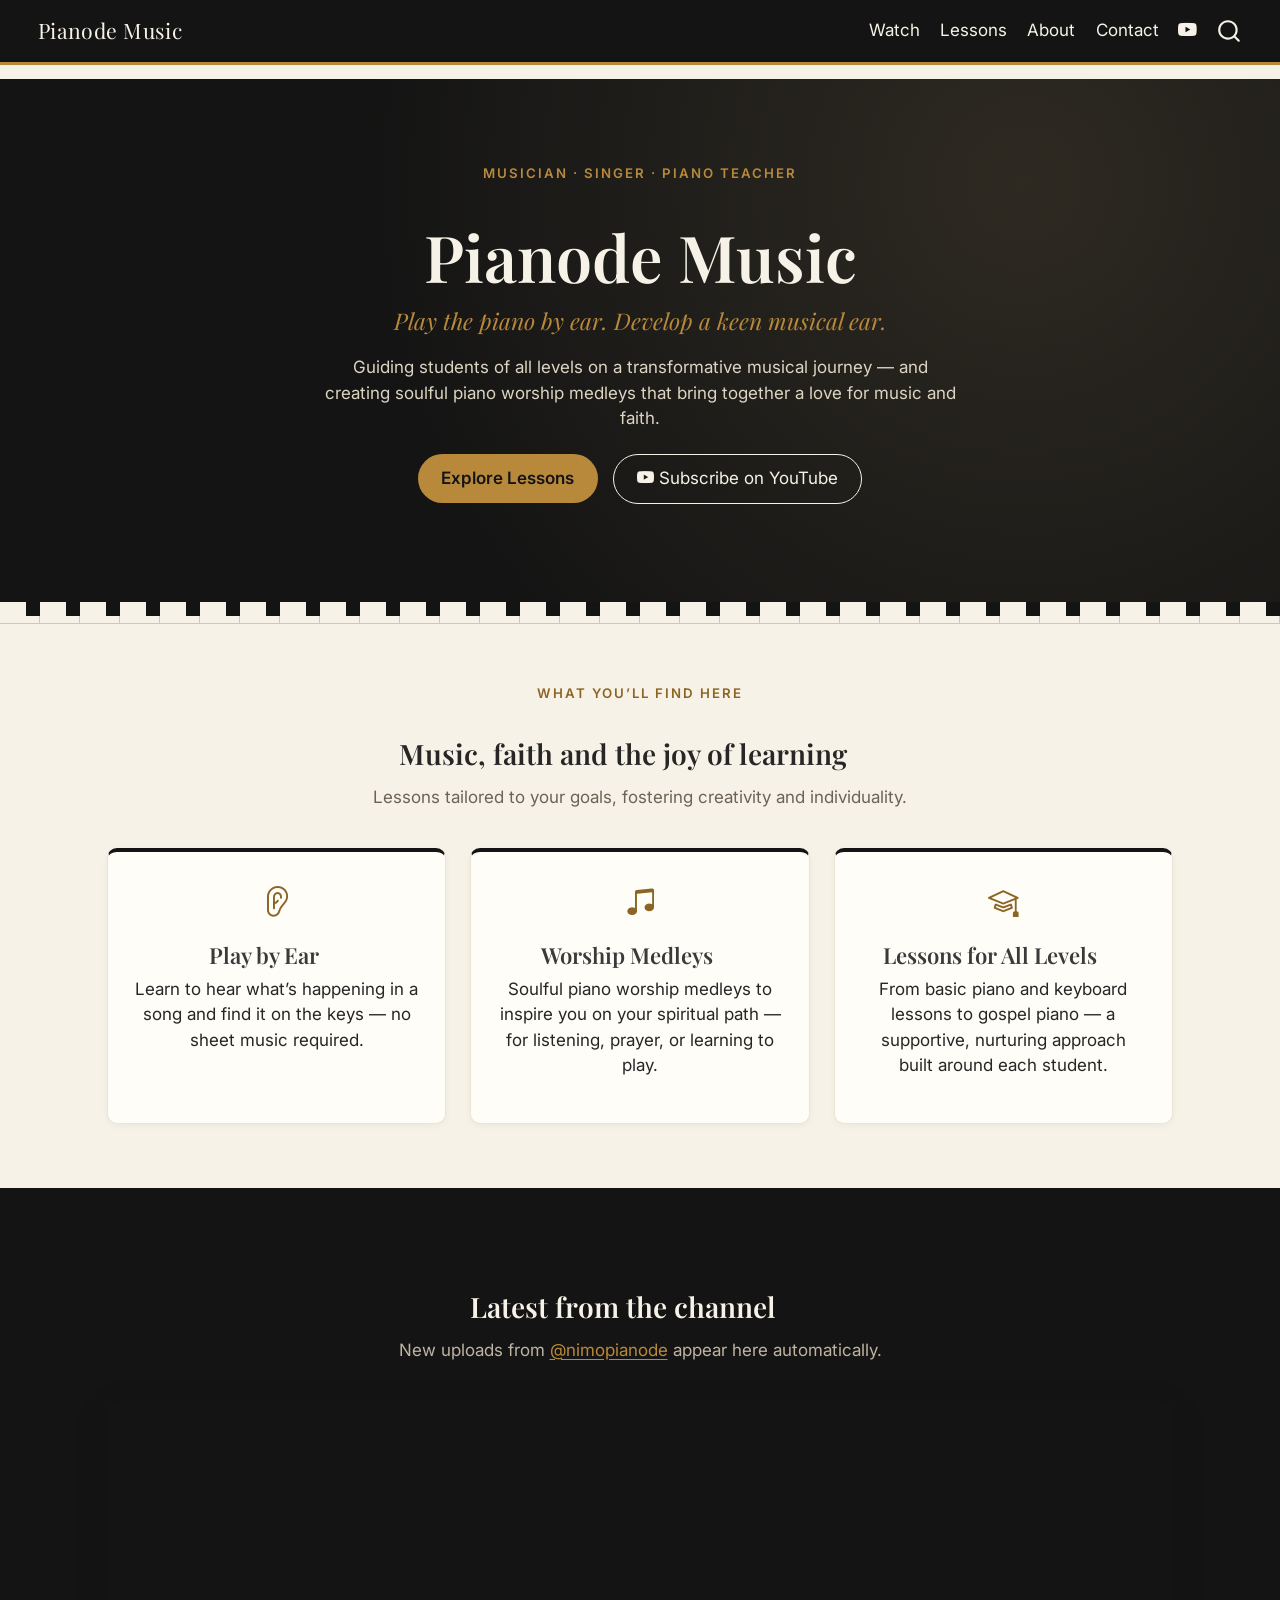
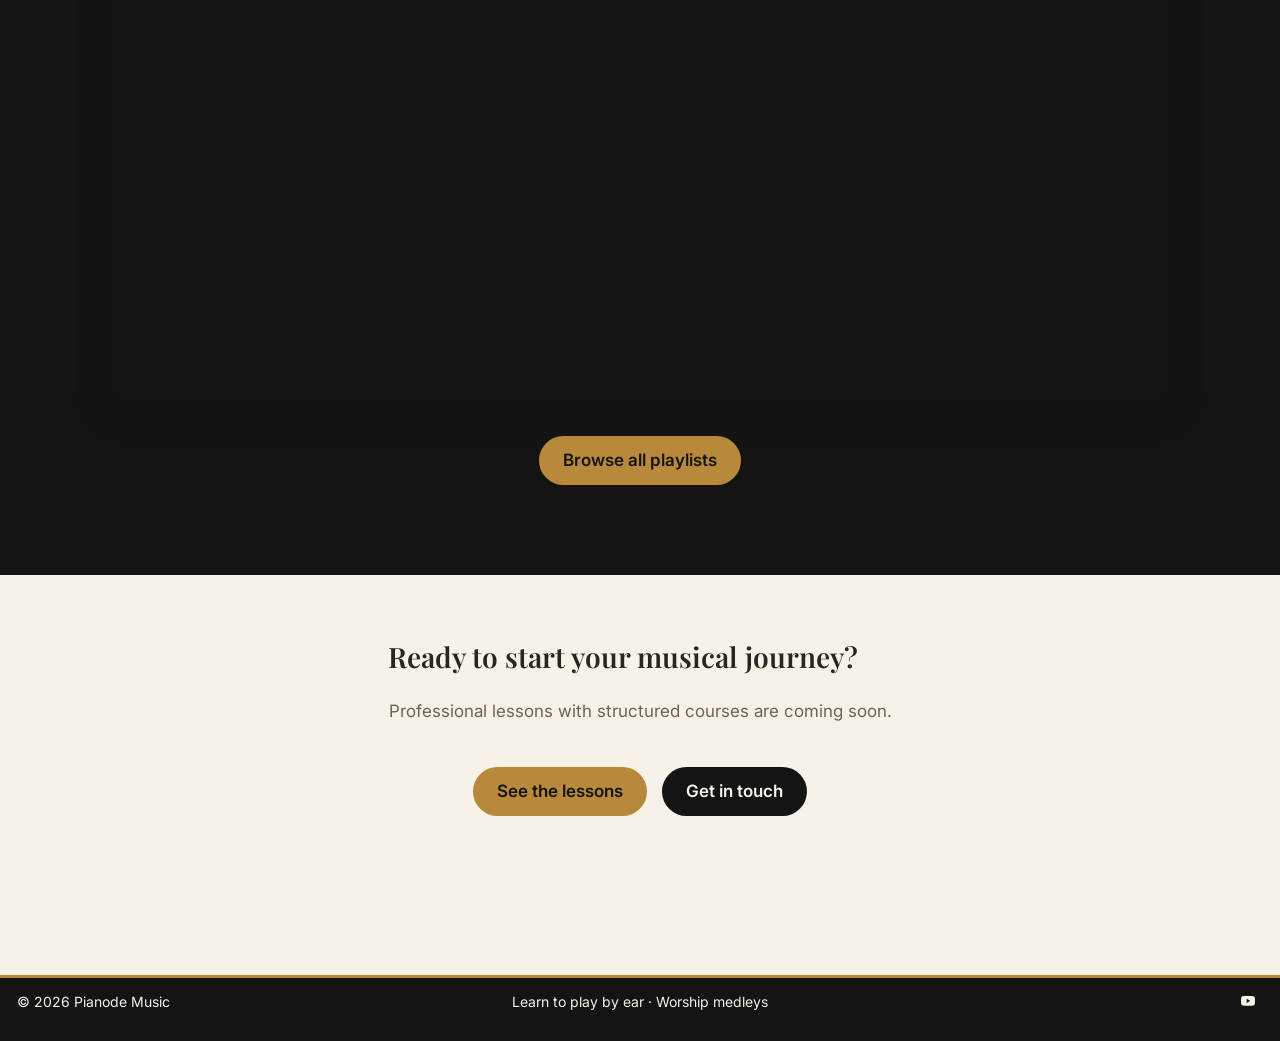
<file: docs/index.html>
<!DOCTYPE html>
<html xmlns="http://www.w3.org/1999/xhtml" lang="en" xml:lang="en"><head>

<meta charset="utf-8">
<meta name="generator" content="quarto-1.11.9">

<meta name="viewport" content="width=device-width, initial-scale=1.0, user-scalable=yes">


<title>Pianode Music — Piano by Ear &amp; Worship Medleys – Pianode Music</title>
<style>
/* Default styles provided by pandoc.
** See https://pandoc.org/MANUAL.html#variables-for-html for config info.
*/
span.smallcaps{font-variant: small-caps;}
div.columns{display: flex; gap: 1.5em;}
div.column{flex: auto;}
@media screen {
div.columns{gap: min(4vw, 1.5em);}
div.column{overflow-x: auto;}
}
div.hanging-indent{margin-left: 1.5em; text-indent: -1.5em;}
ul.task-list{list-style: none;}
ul.task-list li input[type="checkbox"] {
  width: 0.8em;
  margin: 0 0.8em 0.2em -1em; /* quarto-specific, see https://github.com/quarto-dev/quarto-cli/issues/4556 */ 
  vertical-align: middle;
}
</style>


<script src="site_libs/quarto-nav/quarto-nav.js"></script>
<script src="site_libs/quarto-nav/headroom.min.js"></script>
<script src="site_libs/clipboard/clipboard.min.js"></script>
<script src="site_libs/quarto-search/autocomplete.umd.js"></script>
<script src="site_libs/quarto-search/fuse.min.js"></script>
<script src="site_libs/quarto-search/quarto-search.js"></script>
<meta name="quarto:offset" content="./">
<link href="./images/favicon.svg" rel="icon" type="image/svg+xml">
<script src="site_libs/quarto-html/quarto.js" type="module"></script>
<script src="site_libs/quarto-html/tabsets/tabsets.js" type="module"></script>
<script src="site_libs/quarto-html/scrollable-regions/scrollable-regions.js" type="module"></script>
<script src="site_libs/quarto-html/popper.min.js"></script>
<script src="site_libs/quarto-html/tippy.umd.min.js"></script>
<script src="site_libs/quarto-html/anchor.min.js"></script>
<link href="site_libs/quarto-html/tippy.css" rel="stylesheet">
<link href="site_libs/quarto-html/quarto-syntax-highlighting-63b5708e65d6cd79cd7618c58d0c21e7.css" rel="stylesheet" id="quarto-text-highlighting-styles">
<script src="site_libs/bootstrap/bootstrap.min.js"></script>
<link href="site_libs/bootstrap/bootstrap-icons.css" rel="stylesheet">
<link href="site_libs/bootstrap/bootstrap-e68ced0363b8af20c3101826d222ab66.min.css" rel="stylesheet" append-hash="true" id="quarto-bootstrap" data-mode="light">
<script id="quarto-search-options" type="application/json">{
  "location": "navbar",
  "copy-button": false,
  "collapse-after": 3,
  "panel-placement": "end",
  "type": "overlay",
  "limit": 50,
  "keyboard-shortcut": [
    "f",
    "/",
    "s"
  ],
  "show-item-context": false,
  "language": {
    "search-no-results-text": "No results",
    "search-matching-documents-text": "matching documents",
    "search-copy-link-title": "Copy link to search",
    "search-hide-matches-text": "Hide additional matches",
    "search-more-match-text": "more match in this document",
    "search-more-matches-text": "more matches in this document",
    "search-clear-button-title": "Clear",
    "search-text-placeholder": "",
    "search-detached-cancel-button-title": "Cancel",
    "search-submit-button-title": "Submit",
    "search-label": "Search"
  }
}</script>
<style>html{ scroll-behavior: smooth; }</style>


<meta property="og:title" content="Pianode Music — Piano by Ear &amp; Worship Medleys">
<meta property="og:description" content="Piano by ear, a keen musical ear, and soulful piano worship medleys.">
<meta property="og:site_name" content="Pianode Music">
</head>

<body class="nav-fixed quarto-light"><a id="quarto-skip-link" class="visually-hidden-focusable" href="#quarto-document-content">Skip to main content</a>

<div id="quarto-search-results"></div>
  <header id="quarto-header" class="headroom fixed-top">
    <nav class="navbar navbar-expand-lg " data-bs-theme="dark" aria-label="Site">
      <div class="navbar-container container-fluid">
      <div class="navbar-brand-container mx-auto">
    <a href="./index.html" class="navbar-brand navbar-brand-logo">
    <img src="./images/logo.svg" alt="Pianode Music" class="navbar-logo light-content">
    <img src="./images/logo.svg" alt="Pianode Music" class="navbar-logo dark-content">
    </a>
    <a class="navbar-brand" href="./index.html">
    <span class="navbar-title">Pianode Music</span>
    </a>
  </div>
          <button class="navbar-toggler" type="button" data-bs-toggle="collapse" data-bs-target="#navbarCollapse" aria-controls="navbarCollapse" aria-expanded="false" aria-label="Toggle navigation" onclick="if (window.quartoToggleHeadroom) { window.quartoToggleHeadroom(); }">
  <span class="navbar-toggler-icon"></span>
</button>
          <div class="collapse navbar-collapse" id="navbarCollapse">
            <ul class="navbar-nav navbar-nav-scroll ms-auto">
  <li class="nav-item">
    <a class="nav-link" href="./watch.html"> 
<span class="menu-text">Watch</span></a>
  </li>  
  <li class="nav-item">
    <a class="nav-link" href="./lessons.html"> 
<span class="menu-text">Lessons</span></a>
  </li>  
  <li class="nav-item">
    <a class="nav-link" href="./about.html"> 
<span class="menu-text">About</span></a>
  </li>  
  <li class="nav-item">
    <a class="nav-link" href="./contact.html"> 
<span class="menu-text">Contact</span></a>
  </li>  
  <li class="nav-item compact">
    <a class="nav-link" href="https://www.youtube.com/@nimopianode"> <i class="bi bi-youtube" role="img" aria-label="YouTube">
</i> 
<span class="menu-text"></span></a>
  </li>  
</ul>
          </div> <!-- /navcollapse -->
            <div class="quarto-navbar-tools">
</div>
            <div id="quarto-search" class="" title="Search"></div>
      </div> <!-- /container-fluid -->
    </nav>
</header>
<!-- content -->
<div id="quarto-content" class="quarto-container page-columns page-rows-contents page-layout-full page-navbar">
<!-- sidebar -->
<!-- margin-sidebar -->
    
<!-- main -->
<main class="content column-page" id="quarto-document-content" tabindex="-1"><header id="title-block-header" class="quarto-title-block"><h1 class="title display-7">Pianode Music</h1></header>

<header id="title-block-header">


</header>


<div class="hero">
<div class="eyebrow" style="color:#b8893b">
Musician · Singer · Piano Teacher
</div>
<section id="pianode-music" class="level1">
<h1>Pianode Music</h1>
<div class="tagline">
Play the piano by ear. Develop a keen musical ear.
</div>
<p>Guiding students of all levels on a transformative musical journey — and creating soulful piano worship medleys that bring together a love for music and faith.</p>
<p><a class="btn-gold" href="./lessons.html">Explore Lessons</a> <a class="btn-outline-ivory" href="https://www.youtube.com/@nimopianode?sub_confirmation=1" target="_blank"><i class="bi bi-youtube"></i> Subscribe on YouTube</a></p>
</section>
</div>
<div class="keys full-bleed">

</div>
<div class="pm-section">
<div class="eyebrow" style="text-align:center">
What you’ll find here
</div>
<section id="music-faith-and-the-joy-of-learning" class="level2 section-title">
<h2 class="section-title anchored" data-anchor-id="music-faith-and-the-joy-of-learning">Music, faith and the joy of learning</h2>
<p class="section-sub">
Lessons tailored to your goals, fostering creativity and individuality.
</p>
<div class="card-grid">
<div class="pcard">
<p><i class="bi bi-ear"></i></p>
<section id="play-by-ear" class="level3">
<h3 class="anchored" data-anchor-id="play-by-ear">Play by Ear</h3>
<p>Learn to hear what’s happening in a song and find it on the keys — no sheet music required.</p>
</section>
</div>
<div class="pcard">
<p><i class="bi bi-music-note-beamed"></i></p>
<section id="worship-medleys" class="level3">
<h3 class="anchored" data-anchor-id="worship-medleys">Worship Medleys</h3>
<p>Soulful piano worship medleys to inspire you on your spiritual path — for listening, prayer, or learning to play.</p>
</section>
</div>
<div class="pcard">
<p><i class="bi bi-mortarboard"></i></p>
<section id="lessons-for-all-levels" class="level3">
<h3 class="anchored" data-anchor-id="lessons-for-all-levels">Lessons for All Levels</h3>
<p>From basic piano and keyboard lessons to gospel piano — a supportive, nurturing approach built around each student.</p>
</section>
</div>
</div>
</section>
</div>
<div class="band-dark full-bleed">
<section id="latest-from-the-channel" class="level2 section-title pm-section">
<h2 class="section-title anchored" data-anchor-id="latest-from-the-channel">Latest from the channel</h2>
<p class="section-sub">
New uploads from <a href="https://www.youtube.com/@nimopianode" style="color:#b8893b"><span class="citation" data-cites="nimopianode">@nimopianode</span></a> appear here automatically.
</p>
<div class="video-wrap">
<iframe src="https://www.youtube.com/embed/videoseries?list=UUnNo5PX8OyuxQ9YpwlBf-yg" title="Pianode Music — latest uploads" allow="accelerometer; autoplay; clipboard-write; encrypted-media; gyroscope; picture-in-picture" allowfullscreen="" loading="lazy">
</iframe>
</div>
<p style="text-align:center;margin-top:1.8rem">
<a class="btn-gold" href="./watch.html">Browse all playlists</a>
</p>
</section>
</div>
<section id="ready-to-start-your-musical-journey" class="level2 pm-section" style="text-align:center">
<h2 class="anchored" data-anchor-id="ready-to-start-your-musical-journey">Ready to start your musical journey?</h2>
<p class="section-sub">
Professional lessons with structured courses are coming soon.
</p>
<p><a class="btn-gold" href="./lessons.html">See the lessons</a> <a class="btn-gold" href="./contact.html" style="background:#141414;color:#f7f2e7!important">Get in touch</a></p>
</section>



</main> <!-- /main -->
<script id="quarto-html-after-body" type="application/javascript">
  window.document.addEventListener("DOMContentLoaded", function (event) {
    const icon = "";
    const anchorJS = new window.AnchorJS();
    anchorJS.options = {
      placement: 'right',
      icon: icon
    };
    anchorJS.add('.anchored');
    const isCodeAnnotation = (el) => {
      for (const clz of el.classList) {
        if (clz.startsWith('code-annotation-')) {                     
          return true;
        }
      }
      return false;
    }
    const onCopySuccess = function(e) {
      // button target
      const button = e.trigger;
      // don't keep focus
      button.blur();
      // flash "checked"
      button.classList.add('code-copy-button-checked');
      var currentTitle = button.getAttribute("title");
      button.setAttribute("title", "Copied!");
      let tooltip;
      if (window.bootstrap) {
        button.setAttribute("data-bs-toggle", "tooltip");
        button.setAttribute("data-bs-placement", "left");
        button.setAttribute("data-bs-title", "Copied!");
        tooltip = new bootstrap.Tooltip(button, 
          { trigger: "manual", 
            customClass: "code-copy-button-tooltip",
            offset: [0, -8]});
        tooltip.show();    
      }
      setTimeout(function() {
        if (tooltip) {
          tooltip.hide();
          button.removeAttribute("data-bs-title");
          button.removeAttribute("data-bs-toggle");
          button.removeAttribute("data-bs-placement");
        }
        button.setAttribute("title", currentTitle);
        button.classList.remove('code-copy-button-checked');
      }, 1000);
      // clear code selection
      e.clearSelection();
    }
    const getTextToCopy = function(trigger) {
      const outerScaffold = trigger.parentElement.cloneNode(true);
      const codeEl = outerScaffold.querySelector('code');
      for (const childEl of codeEl.children) {
        if (isCodeAnnotation(childEl)) {
          childEl.remove();
        }
      }
      return codeEl.innerText;
    }
    const clipboard = new window.ClipboardJS('.code-copy-button:not([data-in-quarto-modal])', {
      text: getTextToCopy
    });
    clipboard.on('success', onCopySuccess);
    if (window.document.getElementById('quarto-embedded-source-code-modal')) {
      const clipboardModal = new window.ClipboardJS('.code-copy-button[data-in-quarto-modal]', {
        text: getTextToCopy,
        container: window.document.getElementById('quarto-embedded-source-code-modal')
      });
      clipboardModal.on('success', onCopySuccess);
    }
      var localhostRegex = new RegExp(/^(?:http|https):\/\/localhost\:?[0-9]*\//);
      var mailtoRegex = new RegExp(/^mailto:/);
        var filterRegex = new RegExp("https:\/\/pianodemusic\.com");
      var isInternal = (href) => {
          return filterRegex.test(href) || localhostRegex.test(href) || mailtoRegex.test(href);
      }
      // Inspect non-navigation links and adorn them if external
      window.quartoDecorateExternalLinks = function (root) {
     var links = (root || window.document).querySelectorAll('a[href]:not(.nav-link):not(.navbar-brand):not(.toc-action):not(.sidebar-link):not(.sidebar-item-toggle):not(.pagination-link):not(.no-external):not([aria-hidden]):not(.dropdown-item):not(.quarto-navigation-tool):not(.about-link)');
      for (var i=0; i<links.length; i++) {
        const link = links[i];
        if (!isInternal(link.href)) {
          // undo the damage that might have been done by quarto-nav.js in the case of
          // links that we want to consider external
          if (link.dataset.originalHref !== undefined) {
            link.href = link.dataset.originalHref;
          }
          if (!link.classList.contains('no-external-icon')) {
          }
        }
      }
      };
      window.quartoDecorateExternalLinks(window.document);
    // Esc closes the popup (WCAG 1.4.13) and focus leaving both trigger and
    // popup closes it (WCAG 2.4.11); tippy handles neither for interactive popups.
    const hideOnEscAndFocusOut = {
      name: 'hideOnEscAndFocusOut',
      defaultValue: true,
      fn(instance) {
        const dismiss = () => {
          // A show scheduled by the trigger delay would otherwise reopen it
          instance.clearDelayTimeouts();
          instance.hide();
        };
        const onKeyDown = (event) => {
          if (event.key !== 'Escape') {
            return;
          }
          // Keep Esc from also reaching page handlers (e.g. reveal.js overview),
          // except an open reveal.js slide menu, which Esc should close too.
          // The menu handles keys only when its keyboard option is on.
          const menuHandlesEsc = window.Reveal?.getPlugin?.('menu')?.isOpen() &&
            window.Reveal.getConfig().menu?.keyboard !== false;
          if (!menuHandlesEsc) {
            event.stopPropagation();
          }
          if (instance.popper.contains(window.document.activeElement)) {
            // Disabled while refocusing so the focus trigger does not reopen it
            instance.disable();
            instance.reference.focus();
            instance.enable();
          }
          dismiss();
        };
        const onFocusOut = (event) => {
          const target = event.relatedTarget;
          if (target && !instance.reference.contains(target) &&
              !instance.popper.contains(target)) {
            dismiss();
          }
        };
        // On the trigger too: a click trigger (code-annotations: select) has no
        // blur handling. Attached for the instance's lifetime so leaving the
        // trigger also cancels a show still pending on the trigger delay.
        instance.reference.addEventListener('focusout', onFocusOut);
        return {
          onShow() {
            window.document.addEventListener('keydown', onKeyDown, true);
            instance.popper.addEventListener('focusout', onFocusOut);
          },
          onHide() {
            window.document.removeEventListener('keydown', onKeyDown, true);
            instance.popper.removeEventListener('focusout', onFocusOut);
          },
          onDestroy() {
            instance.reference.removeEventListener('focusout', onFocusOut);
          },
        };
      },
    };
    function tippyHover(el, contentFn, onTriggerFn, onUntriggerFn) {
      const config = {
        allowHTML: true,
        maxWidth: 500,
        delay: 100,
        arrow: false,
        appendTo: function(el) {
            return el.parentElement;
        },
        interactive: true,
        interactiveBorder: 10,
        theme: 'quarto',
        placement: 'bottom-start',
        plugins: [hideOnEscAndFocusOut],
      };
      if (contentFn) {
        config.content = contentFn;
      }
      if (onTriggerFn) {
        config.onTrigger = onTriggerFn;
      }
      if (onUntriggerFn) {
        config.onUntrigger = onUntriggerFn;
      }
      window.tippy(el, config); 
    }
    const noterefs = window.document.querySelectorAll('a[role="doc-noteref"]');
    for (var i=0; i<noterefs.length; i++) {
      const ref = noterefs[i];
      tippyHover(ref, function() {
        // use id or data attribute instead here
        let href = ref.getAttribute('data-footnote-href') || ref.getAttribute('href');
        try { href = new URL(href).hash; } catch {}
        const id = href.replace(/^#\/?/, "");
        const note = window.document.getElementById(id);
        if (note) {
          return note.innerHTML;
        } else {
          return "";
        }
      });
    }
    const xrefs = window.document.querySelectorAll('a.quarto-xref');
    const processXRef = (id, note) => {
      // Strip column container classes
      const stripColumnClz = (el) => {
        el.classList.remove("page-full", "page-columns");
        if (el.children) {
          for (const child of el.children) {
            stripColumnClz(child);
          }
        }
      }
      stripColumnClz(note)
      if (id === null || id.startsWith('sec-')) {
        // Special case sections, only their first couple elements
        const container = document.createElement("div");
        if (note.children && note.children.length > 2) {
          container.appendChild(note.children[0].cloneNode(true));
          for (let i = 1; i < note.children.length; i++) {
            const child = note.children[i];
            if (child.tagName === "P" && child.innerText === "") {
              continue;
            } else {
              container.appendChild(child.cloneNode(true));
              break;
            }
          }
          if (window.Quarto?.typesetMath) {
            window.Quarto.typesetMath(container);
          }
          return container.innerHTML
        } else {
          if (window.Quarto?.typesetMath) {
            window.Quarto.typesetMath(note);
          }
          return note.innerHTML;
        }
      } else {
        // Remove any anchor links if they are present
        const anchorLink = note.querySelector('a.anchorjs-link');
        if (anchorLink) {
          anchorLink.remove();
        }
        if (window.Quarto?.typesetMath) {
          window.Quarto.typesetMath(note);
        }
        if (note.classList.contains("callout")) {
          return note.outerHTML;
        } else {
          return note.innerHTML;
        }
      }
    }
    for (var i=0; i<xrefs.length; i++) {
      const xref = xrefs[i];
      tippyHover(xref, undefined, function(instance) {
        instance.disable();
        let url = xref.getAttribute('href');
        let hash = undefined; 
        if (url.startsWith('#')) {
          hash = url;
        } else {
          try { hash = new URL(url).hash; } catch {}
        }
        if (hash) {
          const id = hash.replace(/^#\/?/, "");
          const note = window.document.getElementById(id);
          if (note !== null) {
            try {
              const html = processXRef(id, note.cloneNode(true));
              instance.setContent(html);
            } finally {
              instance.enable();
              instance.show();
            }
          } else {
            // See if we can fetch this
            fetch(url.split('#')[0])
            .then(res => res.text())
            .then(html => {
              const parser = new DOMParser();
              const htmlDoc = parser.parseFromString(html, "text/html");
              const note = htmlDoc.getElementById(id);
              if (note !== null) {
                const html = processXRef(id, note);
                instance.setContent(html);
              } 
            }).finally(() => {
              instance.enable();
              instance.show();
            });
          }
        } else {
          // See if we can fetch a full url (with no hash to target)
          // This is a special case and we should probably do some content thinning / targeting
          fetch(url)
          .then(res => res.text())
          .then(html => {
            const parser = new DOMParser();
            const htmlDoc = parser.parseFromString(html, "text/html");
            const note = htmlDoc.querySelector('main.content');
            if (note !== null) {
              // This should only happen for chapter cross references
              // (since there is no id in the URL)
              // remove the first header
              if (note.children.length > 0 && note.children[0].tagName === "HEADER") {
                note.children[0].remove();
              }
              const html = processXRef(null, note);
              instance.setContent(html);
            } 
          }).finally(() => {
            instance.enable();
            instance.show();
          });
        }
      }, function(instance) {
      });
    }
        let selectedAnnoteEl;
        const selectorForAnnotation = ( cell, annotation) => {
          let cellAttr = 'data-code-cell="' + cell + '"';
          let lineAttr = 'data-code-annotation="' +  annotation + '"';
          const selector = 'span[' + cellAttr + '][' + lineAttr + ']';
          return selector;
        }
        const selectCodeLines = (annoteEl) => {
          const doc = window.document;
          const targetCell = annoteEl.getAttribute("data-target-cell");
          const targetAnnotation = annoteEl.getAttribute("data-target-annotation");
          const annoteSpan = window.document.querySelector(selectorForAnnotation(targetCell, targetAnnotation));
          const lines = annoteSpan.getAttribute("data-code-lines").split(",");
          const lineIds = lines.map((line) => {
            return targetCell + "-" + line;
          })
          // Each band is positioned against its own containing block, which is
          // not the offsetParent of the lines, so place it from client rects.
          const placeBand = (band, firstEl, lastEl, codeBlock) => {
            const container = band.offsetParent;
            if (container === null) {
              return;
            }
            const containerRect = container.getBoundingClientRect();
            // Reveal.js scales slides with a transform, so convert client
            // pixels back to the CSS pixels of the container.
            const scale = containerRect.height / container.offsetHeight || 1;
            const firstRect = firstEl.getBoundingClientRect();
            const lastRect = lastEl.getBoundingClientRect();
            const top = (firstRect.top - containerRect.top) / scale - container.clientTop + container.scrollTop;
            const height = (lastRect.bottom - firstRect.top) / scale;
            band.style.top = top - 2 + "px";
            band.style.height = height + 4 + "px";
            if (codeBlock) {
              // Without the copy button wrapper, the containing block is wider
              // than the code block, so span the code block explicitly.
              const blockRect = codeBlock.getBoundingClientRect();
              band.style.left = (blockRect.left - containerRect.left) / scale - container.clientLeft + container.scrollLeft + "px";
              band.style.width = blockRect.width / scale + "px";
            }
          };
          if (lineIds.length > 0) {
            const el = window.document.getElementById(lineIds[0]);
            const lastEl = window.document.getElementById(lineIds[lineIds.length - 1]);
            const parent = el.parentElement.parentElement;
            // cook up a div (if necessary) and position it
            let div = window.document.getElementById("code-annotation-line-highlight");
            if (div === null) {
              div = window.document.createElement("div");
              div.setAttribute("id", "code-annotation-line-highlight");
              div.style.position = 'absolute';
              parent.appendChild(div);
            }
            placeBand(div, el, lastEl, parent.closest("div.sourceCode") || parent);
            let gutterDiv = window.document.getElementById("code-annotation-line-highlight-gutter");
            if (gutterDiv === null) {
              gutterDiv = window.document.createElement("div");
              gutterDiv.setAttribute("id", "code-annotation-line-highlight-gutter");
              gutterDiv.style.position = 'absolute';
              const codeCell = window.document.getElementById(targetCell);
              const gutter = codeCell.querySelector('.code-annotation-gutter');
              gutter.appendChild(gutterDiv);
            }
            placeBand(gutterDiv, el, lastEl);
            selectedAnnoteEl = annoteEl;
          }
        };
        const unselectCodeLines = () => {
          const elementsIds = ["code-annotation-line-highlight", "code-annotation-line-highlight-gutter"];
          elementsIds.forEach((elId) => {
            const div = window.document.getElementById(elId);
            if (div) {
              div.remove();
            }
          });
          selectedAnnoteEl = undefined;
        };
          // Handle positioning of the toggle
      window.addEventListener(
        "resize",
        throttle(() => {
          elRect = undefined;
          if (selectedAnnoteEl) {
            selectCodeLines(selectedAnnoteEl);
          }
        }, 10)
      );
      function throttle(fn, ms) {
      let throttle = false;
      let timer;
        return (...args) => {
          if(!throttle) { // first call gets through
              fn.apply(this, args);
              throttle = true;
          } else { // all the others get throttled
              if(timer) clearTimeout(timer); // cancel #2
              timer = setTimeout(() => {
                fn.apply(this, args);
                timer = throttle = false;
              }, ms);
          }
        };
      }
        // Attach click handler to the DT
        const annoteDls = window.document.querySelectorAll('dt[data-target-cell]');
        for (const annoteDlNode of annoteDls) {
          annoteDlNode.addEventListener('click', (event) => {
            const clickedEl = event.target;
            if (clickedEl !== selectedAnnoteEl) {
              unselectCodeLines();
              const activeEl = window.document.querySelector('dt[data-target-cell].code-annotation-active');
              if (activeEl) {
                activeEl.classList.remove('code-annotation-active');
              }
              selectCodeLines(clickedEl);
              clickedEl.classList.add('code-annotation-active');
            } else {
              // Unselect the line
              unselectCodeLines();
              clickedEl.classList.remove('code-annotation-active');
            }
          });
        }
    const findCites = (el) => {
      const parentEl = el.parentElement;
      if (parentEl) {
        const cites = parentEl.dataset.cites;
        if (cites) {
          return {
            el,
            cites: cites.split(' ')
          };
        } else {
          return findCites(el.parentElement)
        }
      } else {
        return undefined;
      }
    };
    var bibliorefs = window.document.querySelectorAll('a[role="doc-biblioref"]');
    for (var i=0; i<bibliorefs.length; i++) {
      const ref = bibliorefs[i];
      const citeInfo = findCites(ref);
      if (citeInfo) {
        tippyHover(citeInfo.el, function() {
          var popup = window.document.createElement('div');
          citeInfo.cites.forEach(function(cite) {
            var citeDiv = window.document.createElement('div');
            citeDiv.classList.add('hanging-indent');
            citeDiv.classList.add('csl-entry');
            var biblioDiv = window.document.getElementById('ref-' + cite);
            if (biblioDiv) {
              citeDiv.innerHTML = biblioDiv.innerHTML;
            }
            popup.appendChild(citeDiv);
          });
          return popup.innerHTML;
        });
      }
    }
  });
  </script>
  <script type="application/javascript">
  window.quartoScrollableRegionsLabels = {"code":"Scrollable code","output":"Scrollable output"};
  </script>
</div> <!-- /content -->
<footer class="footer">
  <div class="nav-footer">
    <div class="nav-footer-left">
<p>© 2026 Pianode Music</p>
</div>   
    <div class="nav-footer-center">
<p>Learn to play by ear · Worship medleys</p>
</div>
    <div class="nav-footer-right">
      <ul class="footer-items list-unstyled">
    <li class="nav-item compact">
    <a class="nav-link" href="https://www.youtube.com/@nimopianode">
      <i class="bi bi-youtube" role="img" aria-label="YouTube">
</i> 
    </a>
  </li>  
</ul>
    </div>
  </div>
</footer>




<script src="site_libs/quarto-html/zenscroll-min.js"></script>
</body></html>
</file>
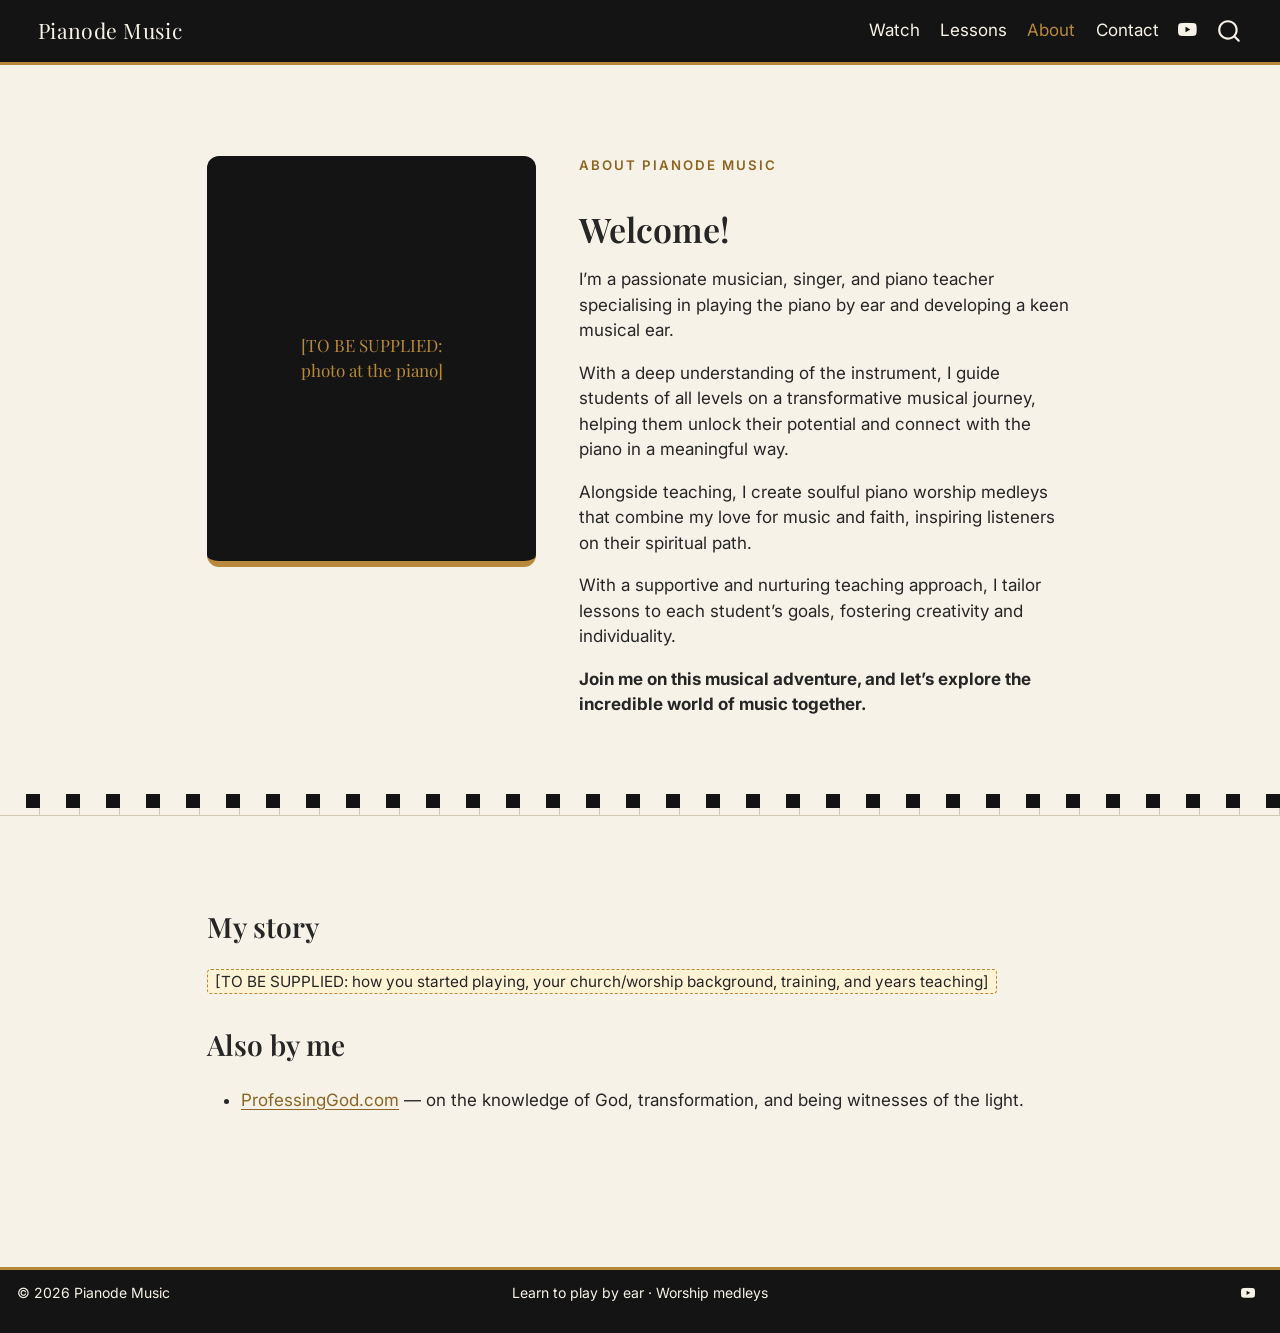
<file: docs/about.html>
<!DOCTYPE html>
<html xmlns="http://www.w3.org/1999/xhtml" lang="en" xml:lang="en"><head>

<meta charset="utf-8">
<meta name="generator" content="quarto-1.11.9">

<meta name="viewport" content="width=device-width, initial-scale=1.0, user-scalable=yes">


<title>About — Pianode Music – Pianode Music</title>
<style>
/* Default styles provided by pandoc.
** See https://pandoc.org/MANUAL.html#variables-for-html for config info.
*/
span.smallcaps{font-variant: small-caps;}
div.columns{display: flex; gap: 1.5em;}
div.column{flex: auto;}
@media screen {
div.columns{gap: min(4vw, 1.5em);}
div.column{overflow-x: auto;}
}
div.hanging-indent{margin-left: 1.5em; text-indent: -1.5em;}
ul.task-list{list-style: none;}
ul.task-list li input[type="checkbox"] {
  width: 0.8em;
  margin: 0 0.8em 0.2em -1em; /* quarto-specific, see https://github.com/quarto-dev/quarto-cli/issues/4556 */ 
  vertical-align: middle;
}
</style>


<script src="site_libs/quarto-nav/quarto-nav.js"></script>
<script src="site_libs/quarto-nav/headroom.min.js"></script>
<script src="site_libs/clipboard/clipboard.min.js"></script>
<script src="site_libs/quarto-search/autocomplete.umd.js"></script>
<script src="site_libs/quarto-search/fuse.min.js"></script>
<script src="site_libs/quarto-search/quarto-search.js"></script>
<meta name="quarto:offset" content="./">
<link href="./images/favicon.svg" rel="icon" type="image/svg+xml">
<script src="site_libs/quarto-html/quarto.js" type="module"></script>
<script src="site_libs/quarto-html/tabsets/tabsets.js" type="module"></script>
<script src="site_libs/quarto-html/scrollable-regions/scrollable-regions.js" type="module"></script>
<script src="site_libs/quarto-html/popper.min.js"></script>
<script src="site_libs/quarto-html/tippy.umd.min.js"></script>
<script src="site_libs/quarto-html/anchor.min.js"></script>
<link href="site_libs/quarto-html/tippy.css" rel="stylesheet">
<link href="site_libs/quarto-html/quarto-syntax-highlighting-63b5708e65d6cd79cd7618c58d0c21e7.css" rel="stylesheet" id="quarto-text-highlighting-styles">
<script src="site_libs/bootstrap/bootstrap.min.js"></script>
<link href="site_libs/bootstrap/bootstrap-icons.css" rel="stylesheet">
<link href="site_libs/bootstrap/bootstrap-e68ced0363b8af20c3101826d222ab66.min.css" rel="stylesheet" append-hash="true" id="quarto-bootstrap" data-mode="light">
<script id="quarto-search-options" type="application/json">{
  "location": "navbar",
  "copy-button": false,
  "collapse-after": 3,
  "panel-placement": "end",
  "type": "overlay",
  "limit": 50,
  "keyboard-shortcut": [
    "f",
    "/",
    "s"
  ],
  "show-item-context": false,
  "language": {
    "search-no-results-text": "No results",
    "search-matching-documents-text": "matching documents",
    "search-copy-link-title": "Copy link to search",
    "search-hide-matches-text": "Hide additional matches",
    "search-more-match-text": "more match in this document",
    "search-more-matches-text": "more matches in this document",
    "search-clear-button-title": "Clear",
    "search-text-placeholder": "",
    "search-detached-cancel-button-title": "Cancel",
    "search-submit-button-title": "Submit",
    "search-label": "Search"
  }
}</script>
<style>html{ scroll-behavior: smooth; }</style>


<meta property="og:title" content="About — Pianode Music">
<meta property="og:site_name" content="Pianode Music">
</head>

<body class="nav-fixed quarto-light"><a id="quarto-skip-link" class="visually-hidden-focusable" href="#quarto-document-content">Skip to main content</a>

<div id="quarto-search-results"></div>
  <header id="quarto-header" class="headroom fixed-top">
    <nav class="navbar navbar-expand-lg " data-bs-theme="dark" aria-label="Site">
      <div class="navbar-container container-fluid">
      <div class="navbar-brand-container mx-auto">
    <a href="./index.html" class="navbar-brand navbar-brand-logo">
    <img src="./images/logo.svg" alt="Pianode Music" class="navbar-logo light-content">
    <img src="./images/logo.svg" alt="Pianode Music" class="navbar-logo dark-content">
    </a>
    <a class="navbar-brand" href="./index.html">
    <span class="navbar-title">Pianode Music</span>
    </a>
  </div>
          <button class="navbar-toggler" type="button" data-bs-toggle="collapse" data-bs-target="#navbarCollapse" aria-controls="navbarCollapse" aria-expanded="false" aria-label="Toggle navigation" onclick="if (window.quartoToggleHeadroom) { window.quartoToggleHeadroom(); }">
  <span class="navbar-toggler-icon"></span>
</button>
          <div class="collapse navbar-collapse" id="navbarCollapse">
            <ul class="navbar-nav navbar-nav-scroll ms-auto">
  <li class="nav-item">
    <a class="nav-link" href="./watch.html"> 
<span class="menu-text">Watch</span></a>
  </li>  
  <li class="nav-item">
    <a class="nav-link" href="./lessons.html"> 
<span class="menu-text">Lessons</span></a>
  </li>  
  <li class="nav-item">
    <a class="nav-link active" href="./about.html" aria-current="page"> 
<span class="menu-text">About</span></a>
  </li>  
  <li class="nav-item">
    <a class="nav-link" href="./contact.html"> 
<span class="menu-text">Contact</span></a>
  </li>  
  <li class="nav-item compact">
    <a class="nav-link" href="https://www.youtube.com/@nimopianode"> <i class="bi bi-youtube" role="img" aria-label="YouTube">
</i> 
<span class="menu-text"></span></a>
  </li>  
</ul>
          </div> <!-- /navcollapse -->
            <div class="quarto-navbar-tools">
</div>
            <div id="quarto-search" class="" title="Search"></div>
      </div> <!-- /container-fluid -->
    </nav>
</header>
<!-- content -->
<div id="quarto-content" class="quarto-container page-columns page-rows-contents page-layout-full page-navbar">
<!-- sidebar -->
<!-- margin-sidebar -->
    
<!-- main -->
<main class="content column-page" id="quarto-document-content" tabindex="-1"><header id="title-block-header" class="quarto-title-block"><h1 class="title display-7">About</h1></header>

<header id="title-block-header">


</header>


<div class="pm-section" style="max-width:900px">
<div class="columns">
<div class="column" style="width:38%;">
<!-- Replace with a real photo: put it in images/ and change the src -->
<div style="aspect-ratio:4/5;background:#141414;border-radius:12px;display:flex;align-items:center;justify-content:center;color:#b8893b;font-family:'Playfair Display',serif;text-align:center;padding:1rem;border-bottom:6px solid #b8893b">
[TO BE SUPPLIED:<br>photo at the piano]
</div>
</div><div class="column" style="width:5%;">

</div><div class="column" style="width:57%;">
<div class="eyebrow">
About Pianode Music
</div>
<section id="welcome" class="level1">
<h1>Welcome!</h1>
<p>I’m a passionate musician, singer, and piano teacher specialising in playing the piano by ear and developing a keen musical ear.</p>
<p>With a deep understanding of the instrument, I guide students of all levels on a transformative musical journey, helping them unlock their potential and connect with the piano in a meaningful way.</p>
<p>Alongside teaching, I create soulful piano worship medleys that combine my love for music and faith, inspiring listeners on their spiritual path.</p>
<p>With a supportive and nurturing teaching approach, I tailor lessons to each student’s goals, fostering creativity and individuality.</p>
<p><strong>Join me on this musical adventure, and let’s explore the incredible world of music together.</strong></p>
</section>
</div>
</div>
</div>
<div class="keys full-bleed">

</div>
<div class="pm-section" style="max-width:900px">
<section id="my-story" class="level2">
<h2 class="anchored" data-anchor-id="my-story">My story</h2>
<p><span class="tbs">[TO BE SUPPLIED: how you started playing, your church/worship background, training, and years teaching]</span></p>
</section>
<section id="also-by-me" class="level2">
<h2 class="anchored" data-anchor-id="also-by-me">Also by me</h2>
<ul>
<li><a href="https://professinggod.com">ProfessingGod.com</a> — on the knowledge of God, transformation, and being witnesses of the light.</li>
</ul>
</section>
</div>



</main> <!-- /main -->
<script id="quarto-html-after-body" type="application/javascript">
  window.document.addEventListener("DOMContentLoaded", function (event) {
    const icon = "";
    const anchorJS = new window.AnchorJS();
    anchorJS.options = {
      placement: 'right',
      icon: icon
    };
    anchorJS.add('.anchored');
    const isCodeAnnotation = (el) => {
      for (const clz of el.classList) {
        if (clz.startsWith('code-annotation-')) {                     
          return true;
        }
      }
      return false;
    }
    const onCopySuccess = function(e) {
      // button target
      const button = e.trigger;
      // don't keep focus
      button.blur();
      // flash "checked"
      button.classList.add('code-copy-button-checked');
      var currentTitle = button.getAttribute("title");
      button.setAttribute("title", "Copied!");
      let tooltip;
      if (window.bootstrap) {
        button.setAttribute("data-bs-toggle", "tooltip");
        button.setAttribute("data-bs-placement", "left");
        button.setAttribute("data-bs-title", "Copied!");
        tooltip = new bootstrap.Tooltip(button, 
          { trigger: "manual", 
            customClass: "code-copy-button-tooltip",
            offset: [0, -8]});
        tooltip.show();    
      }
      setTimeout(function() {
        if (tooltip) {
          tooltip.hide();
          button.removeAttribute("data-bs-title");
          button.removeAttribute("data-bs-toggle");
          button.removeAttribute("data-bs-placement");
        }
        button.setAttribute("title", currentTitle);
        button.classList.remove('code-copy-button-checked');
      }, 1000);
      // clear code selection
      e.clearSelection();
    }
    const getTextToCopy = function(trigger) {
      const outerScaffold = trigger.parentElement.cloneNode(true);
      const codeEl = outerScaffold.querySelector('code');
      for (const childEl of codeEl.children) {
        if (isCodeAnnotation(childEl)) {
          childEl.remove();
        }
      }
      return codeEl.innerText;
    }
    const clipboard = new window.ClipboardJS('.code-copy-button:not([data-in-quarto-modal])', {
      text: getTextToCopy
    });
    clipboard.on('success', onCopySuccess);
    if (window.document.getElementById('quarto-embedded-source-code-modal')) {
      const clipboardModal = new window.ClipboardJS('.code-copy-button[data-in-quarto-modal]', {
        text: getTextToCopy,
        container: window.document.getElementById('quarto-embedded-source-code-modal')
      });
      clipboardModal.on('success', onCopySuccess);
    }
      var localhostRegex = new RegExp(/^(?:http|https):\/\/localhost\:?[0-9]*\//);
      var mailtoRegex = new RegExp(/^mailto:/);
        var filterRegex = new RegExp("https:\/\/pianodemusic\.com");
      var isInternal = (href) => {
          return filterRegex.test(href) || localhostRegex.test(href) || mailtoRegex.test(href);
      }
      // Inspect non-navigation links and adorn them if external
      window.quartoDecorateExternalLinks = function (root) {
     var links = (root || window.document).querySelectorAll('a[href]:not(.nav-link):not(.navbar-brand):not(.toc-action):not(.sidebar-link):not(.sidebar-item-toggle):not(.pagination-link):not(.no-external):not([aria-hidden]):not(.dropdown-item):not(.quarto-navigation-tool):not(.about-link)');
      for (var i=0; i<links.length; i++) {
        const link = links[i];
        if (!isInternal(link.href)) {
          // undo the damage that might have been done by quarto-nav.js in the case of
          // links that we want to consider external
          if (link.dataset.originalHref !== undefined) {
            link.href = link.dataset.originalHref;
          }
          if (!link.classList.contains('no-external-icon')) {
          }
        }
      }
      };
      window.quartoDecorateExternalLinks(window.document);
    // Esc closes the popup (WCAG 1.4.13) and focus leaving both trigger and
    // popup closes it (WCAG 2.4.11); tippy handles neither for interactive popups.
    const hideOnEscAndFocusOut = {
      name: 'hideOnEscAndFocusOut',
      defaultValue: true,
      fn(instance) {
        const dismiss = () => {
          // A show scheduled by the trigger delay would otherwise reopen it
          instance.clearDelayTimeouts();
          instance.hide();
        };
        const onKeyDown = (event) => {
          if (event.key !== 'Escape') {
            return;
          }
          // Keep Esc from also reaching page handlers (e.g. reveal.js overview),
          // except an open reveal.js slide menu, which Esc should close too.
          // The menu handles keys only when its keyboard option is on.
          const menuHandlesEsc = window.Reveal?.getPlugin?.('menu')?.isOpen() &&
            window.Reveal.getConfig().menu?.keyboard !== false;
          if (!menuHandlesEsc) {
            event.stopPropagation();
          }
          if (instance.popper.contains(window.document.activeElement)) {
            // Disabled while refocusing so the focus trigger does not reopen it
            instance.disable();
            instance.reference.focus();
            instance.enable();
          }
          dismiss();
        };
        const onFocusOut = (event) => {
          const target = event.relatedTarget;
          if (target && !instance.reference.contains(target) &&
              !instance.popper.contains(target)) {
            dismiss();
          }
        };
        // On the trigger too: a click trigger (code-annotations: select) has no
        // blur handling. Attached for the instance's lifetime so leaving the
        // trigger also cancels a show still pending on the trigger delay.
        instance.reference.addEventListener('focusout', onFocusOut);
        return {
          onShow() {
            window.document.addEventListener('keydown', onKeyDown, true);
            instance.popper.addEventListener('focusout', onFocusOut);
          },
          onHide() {
            window.document.removeEventListener('keydown', onKeyDown, true);
            instance.popper.removeEventListener('focusout', onFocusOut);
          },
          onDestroy() {
            instance.reference.removeEventListener('focusout', onFocusOut);
          },
        };
      },
    };
    function tippyHover(el, contentFn, onTriggerFn, onUntriggerFn) {
      const config = {
        allowHTML: true,
        maxWidth: 500,
        delay: 100,
        arrow: false,
        appendTo: function(el) {
            return el.parentElement;
        },
        interactive: true,
        interactiveBorder: 10,
        theme: 'quarto',
        placement: 'bottom-start',
        plugins: [hideOnEscAndFocusOut],
      };
      if (contentFn) {
        config.content = contentFn;
      }
      if (onTriggerFn) {
        config.onTrigger = onTriggerFn;
      }
      if (onUntriggerFn) {
        config.onUntrigger = onUntriggerFn;
      }
      window.tippy(el, config); 
    }
    const noterefs = window.document.querySelectorAll('a[role="doc-noteref"]');
    for (var i=0; i<noterefs.length; i++) {
      const ref = noterefs[i];
      tippyHover(ref, function() {
        // use id or data attribute instead here
        let href = ref.getAttribute('data-footnote-href') || ref.getAttribute('href');
        try { href = new URL(href).hash; } catch {}
        const id = href.replace(/^#\/?/, "");
        const note = window.document.getElementById(id);
        if (note) {
          return note.innerHTML;
        } else {
          return "";
        }
      });
    }
    const xrefs = window.document.querySelectorAll('a.quarto-xref');
    const processXRef = (id, note) => {
      // Strip column container classes
      const stripColumnClz = (el) => {
        el.classList.remove("page-full", "page-columns");
        if (el.children) {
          for (const child of el.children) {
            stripColumnClz(child);
          }
        }
      }
      stripColumnClz(note)
      if (id === null || id.startsWith('sec-')) {
        // Special case sections, only their first couple elements
        const container = document.createElement("div");
        if (note.children && note.children.length > 2) {
          container.appendChild(note.children[0].cloneNode(true));
          for (let i = 1; i < note.children.length; i++) {
            const child = note.children[i];
            if (child.tagName === "P" && child.innerText === "") {
              continue;
            } else {
              container.appendChild(child.cloneNode(true));
              break;
            }
          }
          if (window.Quarto?.typesetMath) {
            window.Quarto.typesetMath(container);
          }
          return container.innerHTML
        } else {
          if (window.Quarto?.typesetMath) {
            window.Quarto.typesetMath(note);
          }
          return note.innerHTML;
        }
      } else {
        // Remove any anchor links if they are present
        const anchorLink = note.querySelector('a.anchorjs-link');
        if (anchorLink) {
          anchorLink.remove();
        }
        if (window.Quarto?.typesetMath) {
          window.Quarto.typesetMath(note);
        }
        if (note.classList.contains("callout")) {
          return note.outerHTML;
        } else {
          return note.innerHTML;
        }
      }
    }
    for (var i=0; i<xrefs.length; i++) {
      const xref = xrefs[i];
      tippyHover(xref, undefined, function(instance) {
        instance.disable();
        let url = xref.getAttribute('href');
        let hash = undefined; 
        if (url.startsWith('#')) {
          hash = url;
        } else {
          try { hash = new URL(url).hash; } catch {}
        }
        if (hash) {
          const id = hash.replace(/^#\/?/, "");
          const note = window.document.getElementById(id);
          if (note !== null) {
            try {
              const html = processXRef(id, note.cloneNode(true));
              instance.setContent(html);
            } finally {
              instance.enable();
              instance.show();
            }
          } else {
            // See if we can fetch this
            fetch(url.split('#')[0])
            .then(res => res.text())
            .then(html => {
              const parser = new DOMParser();
              const htmlDoc = parser.parseFromString(html, "text/html");
              const note = htmlDoc.getElementById(id);
              if (note !== null) {
                const html = processXRef(id, note);
                instance.setContent(html);
              } 
            }).finally(() => {
              instance.enable();
              instance.show();
            });
          }
        } else {
          // See if we can fetch a full url (with no hash to target)
          // This is a special case and we should probably do some content thinning / targeting
          fetch(url)
          .then(res => res.text())
          .then(html => {
            const parser = new DOMParser();
            const htmlDoc = parser.parseFromString(html, "text/html");
            const note = htmlDoc.querySelector('main.content');
            if (note !== null) {
              // This should only happen for chapter cross references
              // (since there is no id in the URL)
              // remove the first header
              if (note.children.length > 0 && note.children[0].tagName === "HEADER") {
                note.children[0].remove();
              }
              const html = processXRef(null, note);
              instance.setContent(html);
            } 
          }).finally(() => {
            instance.enable();
            instance.show();
          });
        }
      }, function(instance) {
      });
    }
        let selectedAnnoteEl;
        const selectorForAnnotation = ( cell, annotation) => {
          let cellAttr = 'data-code-cell="' + cell + '"';
          let lineAttr = 'data-code-annotation="' +  annotation + '"';
          const selector = 'span[' + cellAttr + '][' + lineAttr + ']';
          return selector;
        }
        const selectCodeLines = (annoteEl) => {
          const doc = window.document;
          const targetCell = annoteEl.getAttribute("data-target-cell");
          const targetAnnotation = annoteEl.getAttribute("data-target-annotation");
          const annoteSpan = window.document.querySelector(selectorForAnnotation(targetCell, targetAnnotation));
          const lines = annoteSpan.getAttribute("data-code-lines").split(",");
          const lineIds = lines.map((line) => {
            return targetCell + "-" + line;
          })
          // Each band is positioned against its own containing block, which is
          // not the offsetParent of the lines, so place it from client rects.
          const placeBand = (band, firstEl, lastEl, codeBlock) => {
            const container = band.offsetParent;
            if (container === null) {
              return;
            }
            const containerRect = container.getBoundingClientRect();
            // Reveal.js scales slides with a transform, so convert client
            // pixels back to the CSS pixels of the container.
            const scale = containerRect.height / container.offsetHeight || 1;
            const firstRect = firstEl.getBoundingClientRect();
            const lastRect = lastEl.getBoundingClientRect();
            const top = (firstRect.top - containerRect.top) / scale - container.clientTop + container.scrollTop;
            const height = (lastRect.bottom - firstRect.top) / scale;
            band.style.top = top - 2 + "px";
            band.style.height = height + 4 + "px";
            if (codeBlock) {
              // Without the copy button wrapper, the containing block is wider
              // than the code block, so span the code block explicitly.
              const blockRect = codeBlock.getBoundingClientRect();
              band.style.left = (blockRect.left - containerRect.left) / scale - container.clientLeft + container.scrollLeft + "px";
              band.style.width = blockRect.width / scale + "px";
            }
          };
          if (lineIds.length > 0) {
            const el = window.document.getElementById(lineIds[0]);
            const lastEl = window.document.getElementById(lineIds[lineIds.length - 1]);
            const parent = el.parentElement.parentElement;
            // cook up a div (if necessary) and position it
            let div = window.document.getElementById("code-annotation-line-highlight");
            if (div === null) {
              div = window.document.createElement("div");
              div.setAttribute("id", "code-annotation-line-highlight");
              div.style.position = 'absolute';
              parent.appendChild(div);
            }
            placeBand(div, el, lastEl, parent.closest("div.sourceCode") || parent);
            let gutterDiv = window.document.getElementById("code-annotation-line-highlight-gutter");
            if (gutterDiv === null) {
              gutterDiv = window.document.createElement("div");
              gutterDiv.setAttribute("id", "code-annotation-line-highlight-gutter");
              gutterDiv.style.position = 'absolute';
              const codeCell = window.document.getElementById(targetCell);
              const gutter = codeCell.querySelector('.code-annotation-gutter');
              gutter.appendChild(gutterDiv);
            }
            placeBand(gutterDiv, el, lastEl);
            selectedAnnoteEl = annoteEl;
          }
        };
        const unselectCodeLines = () => {
          const elementsIds = ["code-annotation-line-highlight", "code-annotation-line-highlight-gutter"];
          elementsIds.forEach((elId) => {
            const div = window.document.getElementById(elId);
            if (div) {
              div.remove();
            }
          });
          selectedAnnoteEl = undefined;
        };
          // Handle positioning of the toggle
      window.addEventListener(
        "resize",
        throttle(() => {
          elRect = undefined;
          if (selectedAnnoteEl) {
            selectCodeLines(selectedAnnoteEl);
          }
        }, 10)
      );
      function throttle(fn, ms) {
      let throttle = false;
      let timer;
        return (...args) => {
          if(!throttle) { // first call gets through
              fn.apply(this, args);
              throttle = true;
          } else { // all the others get throttled
              if(timer) clearTimeout(timer); // cancel #2
              timer = setTimeout(() => {
                fn.apply(this, args);
                timer = throttle = false;
              }, ms);
          }
        };
      }
        // Attach click handler to the DT
        const annoteDls = window.document.querySelectorAll('dt[data-target-cell]');
        for (const annoteDlNode of annoteDls) {
          annoteDlNode.addEventListener('click', (event) => {
            const clickedEl = event.target;
            if (clickedEl !== selectedAnnoteEl) {
              unselectCodeLines();
              const activeEl = window.document.querySelector('dt[data-target-cell].code-annotation-active');
              if (activeEl) {
                activeEl.classList.remove('code-annotation-active');
              }
              selectCodeLines(clickedEl);
              clickedEl.classList.add('code-annotation-active');
            } else {
              // Unselect the line
              unselectCodeLines();
              clickedEl.classList.remove('code-annotation-active');
            }
          });
        }
    const findCites = (el) => {
      const parentEl = el.parentElement;
      if (parentEl) {
        const cites = parentEl.dataset.cites;
        if (cites) {
          return {
            el,
            cites: cites.split(' ')
          };
        } else {
          return findCites(el.parentElement)
        }
      } else {
        return undefined;
      }
    };
    var bibliorefs = window.document.querySelectorAll('a[role="doc-biblioref"]');
    for (var i=0; i<bibliorefs.length; i++) {
      const ref = bibliorefs[i];
      const citeInfo = findCites(ref);
      if (citeInfo) {
        tippyHover(citeInfo.el, function() {
          var popup = window.document.createElement('div');
          citeInfo.cites.forEach(function(cite) {
            var citeDiv = window.document.createElement('div');
            citeDiv.classList.add('hanging-indent');
            citeDiv.classList.add('csl-entry');
            var biblioDiv = window.document.getElementById('ref-' + cite);
            if (biblioDiv) {
              citeDiv.innerHTML = biblioDiv.innerHTML;
            }
            popup.appendChild(citeDiv);
          });
          return popup.innerHTML;
        });
      }
    }
  });
  </script>
  <script type="application/javascript">
  window.quartoScrollableRegionsLabels = {"code":"Scrollable code","output":"Scrollable output"};
  </script>
</div> <!-- /content -->
<footer class="footer">
  <div class="nav-footer">
    <div class="nav-footer-left">
<p>© 2026 Pianode Music</p>
</div>   
    <div class="nav-footer-center">
<p>Learn to play by ear · Worship medleys</p>
</div>
    <div class="nav-footer-right">
      <ul class="footer-items list-unstyled">
    <li class="nav-item compact">
    <a class="nav-link" href="https://www.youtube.com/@nimopianode">
      <i class="bi bi-youtube" role="img" aria-label="YouTube">
</i> 
    </a>
  </li>  
</ul>
    </div>
  </div>
</footer>




<script src="site_libs/quarto-html/zenscroll-min.js"></script>
</body></html>
</file>
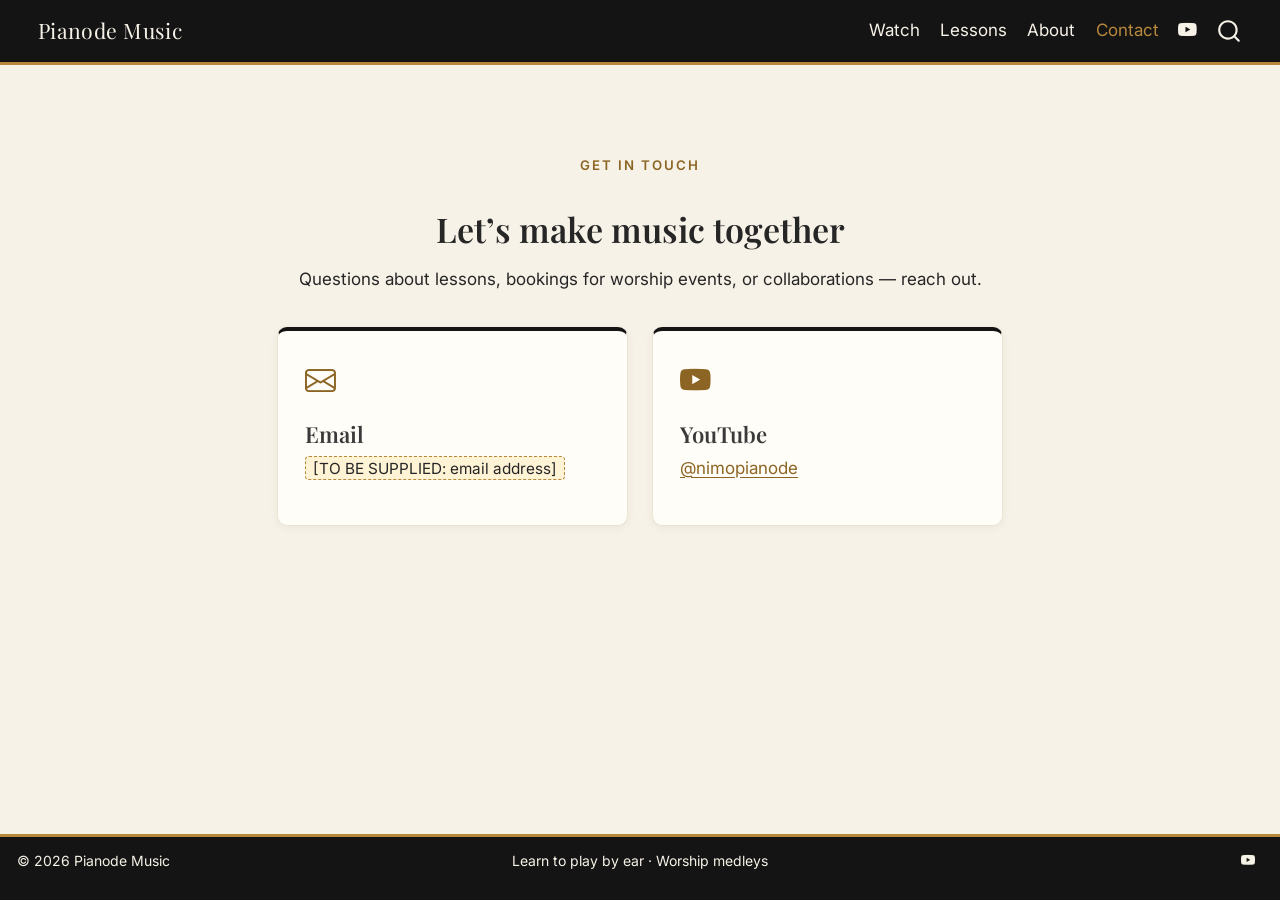
<file: docs/contact.html>
<!DOCTYPE html>
<html xmlns="http://www.w3.org/1999/xhtml" lang="en" xml:lang="en"><head>

<meta charset="utf-8">
<meta name="generator" content="quarto-1.11.9">

<meta name="viewport" content="width=device-width, initial-scale=1.0, user-scalable=yes">


<title>Contact — Pianode Music – Pianode Music</title>
<style>
/* Default styles provided by pandoc.
** See https://pandoc.org/MANUAL.html#variables-for-html for config info.
*/
span.smallcaps{font-variant: small-caps;}
div.columns{display: flex; gap: 1.5em;}
div.column{flex: auto;}
@media screen {
div.columns{gap: min(4vw, 1.5em);}
div.column{overflow-x: auto;}
}
div.hanging-indent{margin-left: 1.5em; text-indent: -1.5em;}
ul.task-list{list-style: none;}
ul.task-list li input[type="checkbox"] {
  width: 0.8em;
  margin: 0 0.8em 0.2em -1em; /* quarto-specific, see https://github.com/quarto-dev/quarto-cli/issues/4556 */ 
  vertical-align: middle;
}
</style>


<script src="site_libs/quarto-nav/quarto-nav.js"></script>
<script src="site_libs/quarto-nav/headroom.min.js"></script>
<script src="site_libs/clipboard/clipboard.min.js"></script>
<script src="site_libs/quarto-search/autocomplete.umd.js"></script>
<script src="site_libs/quarto-search/fuse.min.js"></script>
<script src="site_libs/quarto-search/quarto-search.js"></script>
<meta name="quarto:offset" content="./">
<link href="./images/favicon.svg" rel="icon" type="image/svg+xml">
<script src="site_libs/quarto-html/quarto.js" type="module"></script>
<script src="site_libs/quarto-html/tabsets/tabsets.js" type="module"></script>
<script src="site_libs/quarto-html/scrollable-regions/scrollable-regions.js" type="module"></script>
<script src="site_libs/quarto-html/popper.min.js"></script>
<script src="site_libs/quarto-html/tippy.umd.min.js"></script>
<script src="site_libs/quarto-html/anchor.min.js"></script>
<link href="site_libs/quarto-html/tippy.css" rel="stylesheet">
<link href="site_libs/quarto-html/quarto-syntax-highlighting-63b5708e65d6cd79cd7618c58d0c21e7.css" rel="stylesheet" id="quarto-text-highlighting-styles">
<script src="site_libs/bootstrap/bootstrap.min.js"></script>
<link href="site_libs/bootstrap/bootstrap-icons.css" rel="stylesheet">
<link href="site_libs/bootstrap/bootstrap-e68ced0363b8af20c3101826d222ab66.min.css" rel="stylesheet" append-hash="true" id="quarto-bootstrap" data-mode="light">
<script id="quarto-search-options" type="application/json">{
  "location": "navbar",
  "copy-button": false,
  "collapse-after": 3,
  "panel-placement": "end",
  "type": "overlay",
  "limit": 50,
  "keyboard-shortcut": [
    "f",
    "/",
    "s"
  ],
  "show-item-context": false,
  "language": {
    "search-no-results-text": "No results",
    "search-matching-documents-text": "matching documents",
    "search-copy-link-title": "Copy link to search",
    "search-hide-matches-text": "Hide additional matches",
    "search-more-match-text": "more match in this document",
    "search-more-matches-text": "more matches in this document",
    "search-clear-button-title": "Clear",
    "search-text-placeholder": "",
    "search-detached-cancel-button-title": "Cancel",
    "search-submit-button-title": "Submit",
    "search-label": "Search"
  }
}</script>
<style>html{ scroll-behavior: smooth; }</style>


<meta property="og:title" content="Contact — Pianode Music">
<meta property="og:site_name" content="Pianode Music">
</head>

<body class="nav-fixed quarto-light"><a id="quarto-skip-link" class="visually-hidden-focusable" href="#quarto-document-content">Skip to main content</a>

<div id="quarto-search-results"></div>
  <header id="quarto-header" class="headroom fixed-top">
    <nav class="navbar navbar-expand-lg " data-bs-theme="dark" aria-label="Site">
      <div class="navbar-container container-fluid">
      <div class="navbar-brand-container mx-auto">
    <a href="./index.html" class="navbar-brand navbar-brand-logo">
    <img src="./images/logo.svg" alt="Pianode Music" class="navbar-logo light-content">
    <img src="./images/logo.svg" alt="Pianode Music" class="navbar-logo dark-content">
    </a>
    <a class="navbar-brand" href="./index.html">
    <span class="navbar-title">Pianode Music</span>
    </a>
  </div>
          <button class="navbar-toggler" type="button" data-bs-toggle="collapse" data-bs-target="#navbarCollapse" aria-controls="navbarCollapse" aria-expanded="false" aria-label="Toggle navigation" onclick="if (window.quartoToggleHeadroom) { window.quartoToggleHeadroom(); }">
  <span class="navbar-toggler-icon"></span>
</button>
          <div class="collapse navbar-collapse" id="navbarCollapse">
            <ul class="navbar-nav navbar-nav-scroll ms-auto">
  <li class="nav-item">
    <a class="nav-link" href="./watch.html"> 
<span class="menu-text">Watch</span></a>
  </li>  
  <li class="nav-item">
    <a class="nav-link" href="./lessons.html"> 
<span class="menu-text">Lessons</span></a>
  </li>  
  <li class="nav-item">
    <a class="nav-link" href="./about.html"> 
<span class="menu-text">About</span></a>
  </li>  
  <li class="nav-item">
    <a class="nav-link active" href="./contact.html" aria-current="page"> 
<span class="menu-text">Contact</span></a>
  </li>  
  <li class="nav-item compact">
    <a class="nav-link" href="https://www.youtube.com/@nimopianode"> <i class="bi bi-youtube" role="img" aria-label="YouTube">
</i> 
<span class="menu-text"></span></a>
  </li>  
</ul>
          </div> <!-- /navcollapse -->
            <div class="quarto-navbar-tools">
</div>
            <div id="quarto-search" class="" title="Search"></div>
      </div> <!-- /container-fluid -->
    </nav>
</header>
<!-- content -->
<div id="quarto-content" class="quarto-container page-columns page-rows-contents page-layout-full page-navbar">
<!-- sidebar -->
<!-- margin-sidebar -->
    
<!-- main -->
<main class="content column-page" id="quarto-document-content" tabindex="-1"><header id="title-block-header" class="quarto-title-block"><h1 class="title display-7">Contact</h1></header>

<header id="title-block-header">


</header>


<div class="pm-section" style="max-width:760px;text-align:center">
<div class="eyebrow">
Get in touch
</div>
<section id="lets-make-music-together" class="level1">
<h1>Let’s make music together</h1>
<p>Questions about lessons, bookings for worship events, or collaborations — reach out.</p>
<div class="card-grid" style="margin-top:2rem;text-align:left">
<div class="pcard">
<p><i class="bi bi-envelope"></i></p>
<section id="email" class="level3">
<h3 class="anchored" data-anchor-id="email">Email</h3>
<p><span class="tbs">[TO BE SUPPLIED: email address]</span></p>
</section>
</div>
<div class="pcard">
<p><i class="bi bi-youtube"></i></p>
<section id="youtube" class="level3">
<h3 class="anchored" data-anchor-id="youtube">YouTube</h3>
<p><a href="https://www.youtube.com/@nimopianode"><span class="citation" data-cites="nimopianode">@nimopianode</span></a></p>
</section>
</div>
</div>
<!--
  OPTIONAL CONTACT FORM (works on GitHub Pages)
  1. Make a free form at https://formspree.io and copy your form ID.
  2. Replace YOUR_FORM_ID below, then delete the "display:none".
-->
<form action="https://formspree.io/f/YOUR_FORM_ID" method="POST" style="display:none;text-align:left;margin-top:2rem">
<input class="form-control mb-2" name="name" placeholder="Your name" required=""> <input class="form-control mb-2" type="email" name="email" placeholder="Your email" required="">
<textarea class="form-control mb-2" name="message" rows="5" placeholder="Your message" required=""></textarea>
<button class="btn-gold" type="submit">
Send
</button>
</form>
</section>
</div>



</main> <!-- /main -->
<script id="quarto-html-after-body" type="application/javascript">
  window.document.addEventListener("DOMContentLoaded", function (event) {
    const icon = "";
    const anchorJS = new window.AnchorJS();
    anchorJS.options = {
      placement: 'right',
      icon: icon
    };
    anchorJS.add('.anchored');
    const isCodeAnnotation = (el) => {
      for (const clz of el.classList) {
        if (clz.startsWith('code-annotation-')) {                     
          return true;
        }
      }
      return false;
    }
    const onCopySuccess = function(e) {
      // button target
      const button = e.trigger;
      // don't keep focus
      button.blur();
      // flash "checked"
      button.classList.add('code-copy-button-checked');
      var currentTitle = button.getAttribute("title");
      button.setAttribute("title", "Copied!");
      let tooltip;
      if (window.bootstrap) {
        button.setAttribute("data-bs-toggle", "tooltip");
        button.setAttribute("data-bs-placement", "left");
        button.setAttribute("data-bs-title", "Copied!");
        tooltip = new bootstrap.Tooltip(button, 
          { trigger: "manual", 
            customClass: "code-copy-button-tooltip",
            offset: [0, -8]});
        tooltip.show();    
      }
      setTimeout(function() {
        if (tooltip) {
          tooltip.hide();
          button.removeAttribute("data-bs-title");
          button.removeAttribute("data-bs-toggle");
          button.removeAttribute("data-bs-placement");
        }
        button.setAttribute("title", currentTitle);
        button.classList.remove('code-copy-button-checked');
      }, 1000);
      // clear code selection
      e.clearSelection();
    }
    const getTextToCopy = function(trigger) {
      const outerScaffold = trigger.parentElement.cloneNode(true);
      const codeEl = outerScaffold.querySelector('code');
      for (const childEl of codeEl.children) {
        if (isCodeAnnotation(childEl)) {
          childEl.remove();
        }
      }
      return codeEl.innerText;
    }
    const clipboard = new window.ClipboardJS('.code-copy-button:not([data-in-quarto-modal])', {
      text: getTextToCopy
    });
    clipboard.on('success', onCopySuccess);
    if (window.document.getElementById('quarto-embedded-source-code-modal')) {
      const clipboardModal = new window.ClipboardJS('.code-copy-button[data-in-quarto-modal]', {
        text: getTextToCopy,
        container: window.document.getElementById('quarto-embedded-source-code-modal')
      });
      clipboardModal.on('success', onCopySuccess);
    }
      var localhostRegex = new RegExp(/^(?:http|https):\/\/localhost\:?[0-9]*\//);
      var mailtoRegex = new RegExp(/^mailto:/);
        var filterRegex = new RegExp("https:\/\/pianodemusic\.com");
      var isInternal = (href) => {
          return filterRegex.test(href) || localhostRegex.test(href) || mailtoRegex.test(href);
      }
      // Inspect non-navigation links and adorn them if external
      window.quartoDecorateExternalLinks = function (root) {
     var links = (root || window.document).querySelectorAll('a[href]:not(.nav-link):not(.navbar-brand):not(.toc-action):not(.sidebar-link):not(.sidebar-item-toggle):not(.pagination-link):not(.no-external):not([aria-hidden]):not(.dropdown-item):not(.quarto-navigation-tool):not(.about-link)');
      for (var i=0; i<links.length; i++) {
        const link = links[i];
        if (!isInternal(link.href)) {
          // undo the damage that might have been done by quarto-nav.js in the case of
          // links that we want to consider external
          if (link.dataset.originalHref !== undefined) {
            link.href = link.dataset.originalHref;
          }
          if (!link.classList.contains('no-external-icon')) {
          }
        }
      }
      };
      window.quartoDecorateExternalLinks(window.document);
    // Esc closes the popup (WCAG 1.4.13) and focus leaving both trigger and
    // popup closes it (WCAG 2.4.11); tippy handles neither for interactive popups.
    const hideOnEscAndFocusOut = {
      name: 'hideOnEscAndFocusOut',
      defaultValue: true,
      fn(instance) {
        const dismiss = () => {
          // A show scheduled by the trigger delay would otherwise reopen it
          instance.clearDelayTimeouts();
          instance.hide();
        };
        const onKeyDown = (event) => {
          if (event.key !== 'Escape') {
            return;
          }
          // Keep Esc from also reaching page handlers (e.g. reveal.js overview),
          // except an open reveal.js slide menu, which Esc should close too.
          // The menu handles keys only when its keyboard option is on.
          const menuHandlesEsc = window.Reveal?.getPlugin?.('menu')?.isOpen() &&
            window.Reveal.getConfig().menu?.keyboard !== false;
          if (!menuHandlesEsc) {
            event.stopPropagation();
          }
          if (instance.popper.contains(window.document.activeElement)) {
            // Disabled while refocusing so the focus trigger does not reopen it
            instance.disable();
            instance.reference.focus();
            instance.enable();
          }
          dismiss();
        };
        const onFocusOut = (event) => {
          const target = event.relatedTarget;
          if (target && !instance.reference.contains(target) &&
              !instance.popper.contains(target)) {
            dismiss();
          }
        };
        // On the trigger too: a click trigger (code-annotations: select) has no
        // blur handling. Attached for the instance's lifetime so leaving the
        // trigger also cancels a show still pending on the trigger delay.
        instance.reference.addEventListener('focusout', onFocusOut);
        return {
          onShow() {
            window.document.addEventListener('keydown', onKeyDown, true);
            instance.popper.addEventListener('focusout', onFocusOut);
          },
          onHide() {
            window.document.removeEventListener('keydown', onKeyDown, true);
            instance.popper.removeEventListener('focusout', onFocusOut);
          },
          onDestroy() {
            instance.reference.removeEventListener('focusout', onFocusOut);
          },
        };
      },
    };
    function tippyHover(el, contentFn, onTriggerFn, onUntriggerFn) {
      const config = {
        allowHTML: true,
        maxWidth: 500,
        delay: 100,
        arrow: false,
        appendTo: function(el) {
            return el.parentElement;
        },
        interactive: true,
        interactiveBorder: 10,
        theme: 'quarto',
        placement: 'bottom-start',
        plugins: [hideOnEscAndFocusOut],
      };
      if (contentFn) {
        config.content = contentFn;
      }
      if (onTriggerFn) {
        config.onTrigger = onTriggerFn;
      }
      if (onUntriggerFn) {
        config.onUntrigger = onUntriggerFn;
      }
      window.tippy(el, config); 
    }
    const noterefs = window.document.querySelectorAll('a[role="doc-noteref"]');
    for (var i=0; i<noterefs.length; i++) {
      const ref = noterefs[i];
      tippyHover(ref, function() {
        // use id or data attribute instead here
        let href = ref.getAttribute('data-footnote-href') || ref.getAttribute('href');
        try { href = new URL(href).hash; } catch {}
        const id = href.replace(/^#\/?/, "");
        const note = window.document.getElementById(id);
        if (note) {
          return note.innerHTML;
        } else {
          return "";
        }
      });
    }
    const xrefs = window.document.querySelectorAll('a.quarto-xref');
    const processXRef = (id, note) => {
      // Strip column container classes
      const stripColumnClz = (el) => {
        el.classList.remove("page-full", "page-columns");
        if (el.children) {
          for (const child of el.children) {
            stripColumnClz(child);
          }
        }
      }
      stripColumnClz(note)
      if (id === null || id.startsWith('sec-')) {
        // Special case sections, only their first couple elements
        const container = document.createElement("div");
        if (note.children && note.children.length > 2) {
          container.appendChild(note.children[0].cloneNode(true));
          for (let i = 1; i < note.children.length; i++) {
            const child = note.children[i];
            if (child.tagName === "P" && child.innerText === "") {
              continue;
            } else {
              container.appendChild(child.cloneNode(true));
              break;
            }
          }
          if (window.Quarto?.typesetMath) {
            window.Quarto.typesetMath(container);
          }
          return container.innerHTML
        } else {
          if (window.Quarto?.typesetMath) {
            window.Quarto.typesetMath(note);
          }
          return note.innerHTML;
        }
      } else {
        // Remove any anchor links if they are present
        const anchorLink = note.querySelector('a.anchorjs-link');
        if (anchorLink) {
          anchorLink.remove();
        }
        if (window.Quarto?.typesetMath) {
          window.Quarto.typesetMath(note);
        }
        if (note.classList.contains("callout")) {
          return note.outerHTML;
        } else {
          return note.innerHTML;
        }
      }
    }
    for (var i=0; i<xrefs.length; i++) {
      const xref = xrefs[i];
      tippyHover(xref, undefined, function(instance) {
        instance.disable();
        let url = xref.getAttribute('href');
        let hash = undefined; 
        if (url.startsWith('#')) {
          hash = url;
        } else {
          try { hash = new URL(url).hash; } catch {}
        }
        if (hash) {
          const id = hash.replace(/^#\/?/, "");
          const note = window.document.getElementById(id);
          if (note !== null) {
            try {
              const html = processXRef(id, note.cloneNode(true));
              instance.setContent(html);
            } finally {
              instance.enable();
              instance.show();
            }
          } else {
            // See if we can fetch this
            fetch(url.split('#')[0])
            .then(res => res.text())
            .then(html => {
              const parser = new DOMParser();
              const htmlDoc = parser.parseFromString(html, "text/html");
              const note = htmlDoc.getElementById(id);
              if (note !== null) {
                const html = processXRef(id, note);
                instance.setContent(html);
              } 
            }).finally(() => {
              instance.enable();
              instance.show();
            });
          }
        } else {
          // See if we can fetch a full url (with no hash to target)
          // This is a special case and we should probably do some content thinning / targeting
          fetch(url)
          .then(res => res.text())
          .then(html => {
            const parser = new DOMParser();
            const htmlDoc = parser.parseFromString(html, "text/html");
            const note = htmlDoc.querySelector('main.content');
            if (note !== null) {
              // This should only happen for chapter cross references
              // (since there is no id in the URL)
              // remove the first header
              if (note.children.length > 0 && note.children[0].tagName === "HEADER") {
                note.children[0].remove();
              }
              const html = processXRef(null, note);
              instance.setContent(html);
            } 
          }).finally(() => {
            instance.enable();
            instance.show();
          });
        }
      }, function(instance) {
      });
    }
        let selectedAnnoteEl;
        const selectorForAnnotation = ( cell, annotation) => {
          let cellAttr = 'data-code-cell="' + cell + '"';
          let lineAttr = 'data-code-annotation="' +  annotation + '"';
          const selector = 'span[' + cellAttr + '][' + lineAttr + ']';
          return selector;
        }
        const selectCodeLines = (annoteEl) => {
          const doc = window.document;
          const targetCell = annoteEl.getAttribute("data-target-cell");
          const targetAnnotation = annoteEl.getAttribute("data-target-annotation");
          const annoteSpan = window.document.querySelector(selectorForAnnotation(targetCell, targetAnnotation));
          const lines = annoteSpan.getAttribute("data-code-lines").split(",");
          const lineIds = lines.map((line) => {
            return targetCell + "-" + line;
          })
          // Each band is positioned against its own containing block, which is
          // not the offsetParent of the lines, so place it from client rects.
          const placeBand = (band, firstEl, lastEl, codeBlock) => {
            const container = band.offsetParent;
            if (container === null) {
              return;
            }
            const containerRect = container.getBoundingClientRect();
            // Reveal.js scales slides with a transform, so convert client
            // pixels back to the CSS pixels of the container.
            const scale = containerRect.height / container.offsetHeight || 1;
            const firstRect = firstEl.getBoundingClientRect();
            const lastRect = lastEl.getBoundingClientRect();
            const top = (firstRect.top - containerRect.top) / scale - container.clientTop + container.scrollTop;
            const height = (lastRect.bottom - firstRect.top) / scale;
            band.style.top = top - 2 + "px";
            band.style.height = height + 4 + "px";
            if (codeBlock) {
              // Without the copy button wrapper, the containing block is wider
              // than the code block, so span the code block explicitly.
              const blockRect = codeBlock.getBoundingClientRect();
              band.style.left = (blockRect.left - containerRect.left) / scale - container.clientLeft + container.scrollLeft + "px";
              band.style.width = blockRect.width / scale + "px";
            }
          };
          if (lineIds.length > 0) {
            const el = window.document.getElementById(lineIds[0]);
            const lastEl = window.document.getElementById(lineIds[lineIds.length - 1]);
            const parent = el.parentElement.parentElement;
            // cook up a div (if necessary) and position it
            let div = window.document.getElementById("code-annotation-line-highlight");
            if (div === null) {
              div = window.document.createElement("div");
              div.setAttribute("id", "code-annotation-line-highlight");
              div.style.position = 'absolute';
              parent.appendChild(div);
            }
            placeBand(div, el, lastEl, parent.closest("div.sourceCode") || parent);
            let gutterDiv = window.document.getElementById("code-annotation-line-highlight-gutter");
            if (gutterDiv === null) {
              gutterDiv = window.document.createElement("div");
              gutterDiv.setAttribute("id", "code-annotation-line-highlight-gutter");
              gutterDiv.style.position = 'absolute';
              const codeCell = window.document.getElementById(targetCell);
              const gutter = codeCell.querySelector('.code-annotation-gutter');
              gutter.appendChild(gutterDiv);
            }
            placeBand(gutterDiv, el, lastEl);
            selectedAnnoteEl = annoteEl;
          }
        };
        const unselectCodeLines = () => {
          const elementsIds = ["code-annotation-line-highlight", "code-annotation-line-highlight-gutter"];
          elementsIds.forEach((elId) => {
            const div = window.document.getElementById(elId);
            if (div) {
              div.remove();
            }
          });
          selectedAnnoteEl = undefined;
        };
          // Handle positioning of the toggle
      window.addEventListener(
        "resize",
        throttle(() => {
          elRect = undefined;
          if (selectedAnnoteEl) {
            selectCodeLines(selectedAnnoteEl);
          }
        }, 10)
      );
      function throttle(fn, ms) {
      let throttle = false;
      let timer;
        return (...args) => {
          if(!throttle) { // first call gets through
              fn.apply(this, args);
              throttle = true;
          } else { // all the others get throttled
              if(timer) clearTimeout(timer); // cancel #2
              timer = setTimeout(() => {
                fn.apply(this, args);
                timer = throttle = false;
              }, ms);
          }
        };
      }
        // Attach click handler to the DT
        const annoteDls = window.document.querySelectorAll('dt[data-target-cell]');
        for (const annoteDlNode of annoteDls) {
          annoteDlNode.addEventListener('click', (event) => {
            const clickedEl = event.target;
            if (clickedEl !== selectedAnnoteEl) {
              unselectCodeLines();
              const activeEl = window.document.querySelector('dt[data-target-cell].code-annotation-active');
              if (activeEl) {
                activeEl.classList.remove('code-annotation-active');
              }
              selectCodeLines(clickedEl);
              clickedEl.classList.add('code-annotation-active');
            } else {
              // Unselect the line
              unselectCodeLines();
              clickedEl.classList.remove('code-annotation-active');
            }
          });
        }
    const findCites = (el) => {
      const parentEl = el.parentElement;
      if (parentEl) {
        const cites = parentEl.dataset.cites;
        if (cites) {
          return {
            el,
            cites: cites.split(' ')
          };
        } else {
          return findCites(el.parentElement)
        }
      } else {
        return undefined;
      }
    };
    var bibliorefs = window.document.querySelectorAll('a[role="doc-biblioref"]');
    for (var i=0; i<bibliorefs.length; i++) {
      const ref = bibliorefs[i];
      const citeInfo = findCites(ref);
      if (citeInfo) {
        tippyHover(citeInfo.el, function() {
          var popup = window.document.createElement('div');
          citeInfo.cites.forEach(function(cite) {
            var citeDiv = window.document.createElement('div');
            citeDiv.classList.add('hanging-indent');
            citeDiv.classList.add('csl-entry');
            var biblioDiv = window.document.getElementById('ref-' + cite);
            if (biblioDiv) {
              citeDiv.innerHTML = biblioDiv.innerHTML;
            }
            popup.appendChild(citeDiv);
          });
          return popup.innerHTML;
        });
      }
    }
  });
  </script>
  <script type="application/javascript">
  window.quartoScrollableRegionsLabels = {"code":"Scrollable code","output":"Scrollable output"};
  </script>
</div> <!-- /content -->
<footer class="footer">
  <div class="nav-footer">
    <div class="nav-footer-left">
<p>© 2026 Pianode Music</p>
</div>   
    <div class="nav-footer-center">
<p>Learn to play by ear · Worship medleys</p>
</div>
    <div class="nav-footer-right">
      <ul class="footer-items list-unstyled">
    <li class="nav-item compact">
    <a class="nav-link" href="https://www.youtube.com/@nimopianode">
      <i class="bi bi-youtube" role="img" aria-label="YouTube">
</i> 
    </a>
  </li>  
</ul>
    </div>
  </div>
</footer>




<script src="site_libs/quarto-html/zenscroll-min.js"></script>
</body></html>
</file>
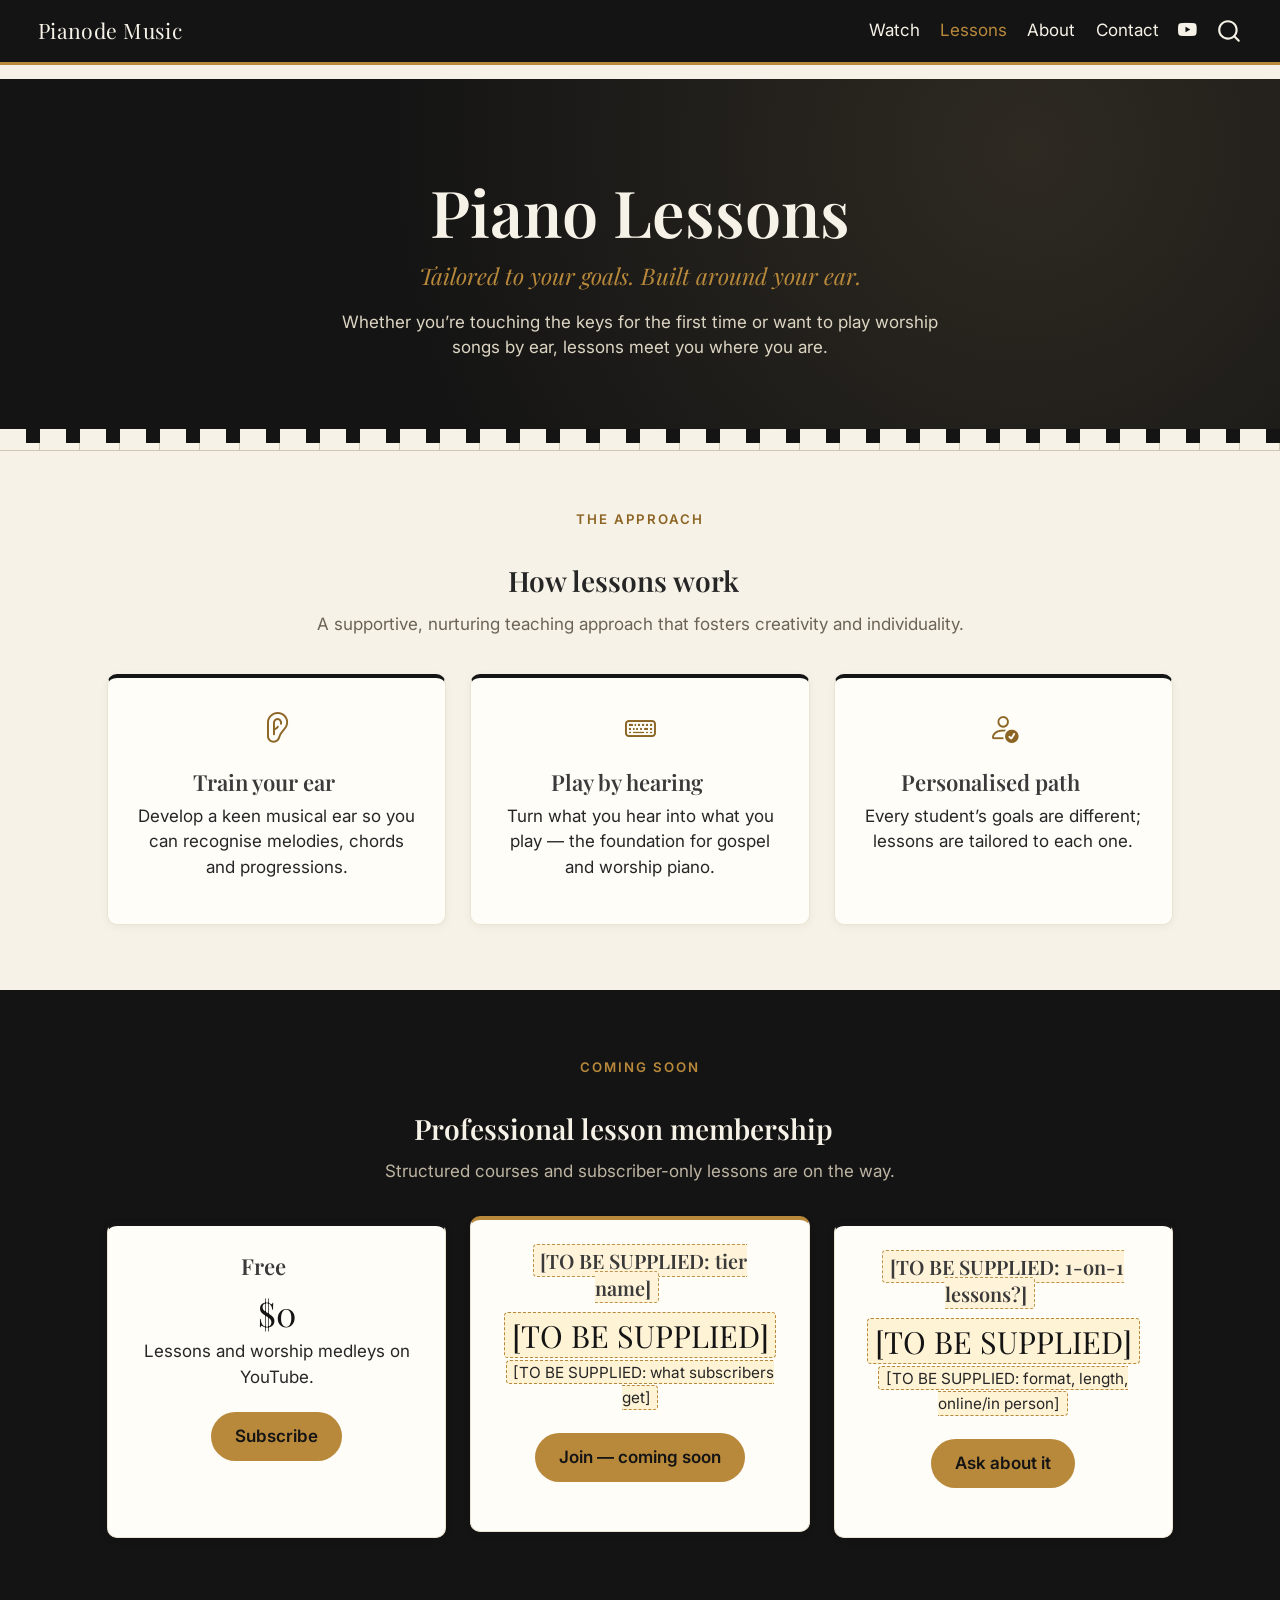
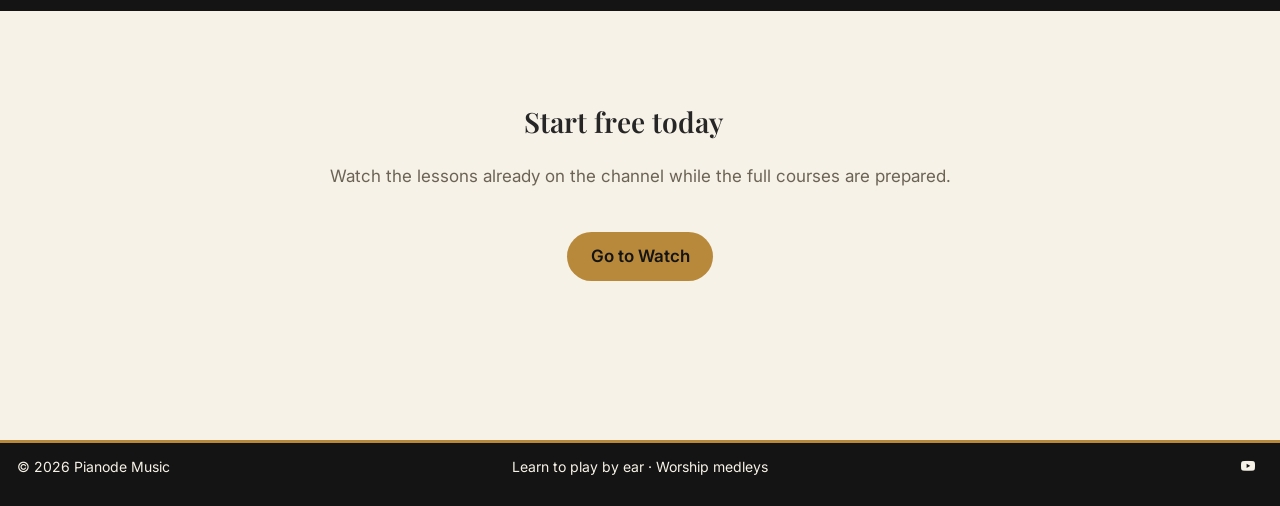
<file: docs/lessons.html>
<!DOCTYPE html>
<html xmlns="http://www.w3.org/1999/xhtml" lang="en" xml:lang="en"><head>

<meta charset="utf-8">
<meta name="generator" content="quarto-1.11.9">

<meta name="viewport" content="width=device-width, initial-scale=1.0, user-scalable=yes">


<title>Lessons — Pianode Music – Pianode Music</title>
<style>
/* Default styles provided by pandoc.
** See https://pandoc.org/MANUAL.html#variables-for-html for config info.
*/
span.smallcaps{font-variant: small-caps;}
div.columns{display: flex; gap: 1.5em;}
div.column{flex: auto;}
@media screen {
div.columns{gap: min(4vw, 1.5em);}
div.column{overflow-x: auto;}
}
div.hanging-indent{margin-left: 1.5em; text-indent: -1.5em;}
ul.task-list{list-style: none;}
ul.task-list li input[type="checkbox"] {
  width: 0.8em;
  margin: 0 0.8em 0.2em -1em; /* quarto-specific, see https://github.com/quarto-dev/quarto-cli/issues/4556 */ 
  vertical-align: middle;
}
</style>


<script src="site_libs/quarto-nav/quarto-nav.js"></script>
<script src="site_libs/quarto-nav/headroom.min.js"></script>
<script src="site_libs/clipboard/clipboard.min.js"></script>
<script src="site_libs/quarto-search/autocomplete.umd.js"></script>
<script src="site_libs/quarto-search/fuse.min.js"></script>
<script src="site_libs/quarto-search/quarto-search.js"></script>
<meta name="quarto:offset" content="./">
<link href="./images/favicon.svg" rel="icon" type="image/svg+xml">
<script src="site_libs/quarto-html/quarto.js" type="module"></script>
<script src="site_libs/quarto-html/tabsets/tabsets.js" type="module"></script>
<script src="site_libs/quarto-html/scrollable-regions/scrollable-regions.js" type="module"></script>
<script src="site_libs/quarto-html/popper.min.js"></script>
<script src="site_libs/quarto-html/tippy.umd.min.js"></script>
<script src="site_libs/quarto-html/anchor.min.js"></script>
<link href="site_libs/quarto-html/tippy.css" rel="stylesheet">
<link href="site_libs/quarto-html/quarto-syntax-highlighting-63b5708e65d6cd79cd7618c58d0c21e7.css" rel="stylesheet" id="quarto-text-highlighting-styles">
<script src="site_libs/bootstrap/bootstrap.min.js"></script>
<link href="site_libs/bootstrap/bootstrap-icons.css" rel="stylesheet">
<link href="site_libs/bootstrap/bootstrap-e68ced0363b8af20c3101826d222ab66.min.css" rel="stylesheet" append-hash="true" id="quarto-bootstrap" data-mode="light">
<script id="quarto-search-options" type="application/json">{
  "location": "navbar",
  "copy-button": false,
  "collapse-after": 3,
  "panel-placement": "end",
  "type": "overlay",
  "limit": 50,
  "keyboard-shortcut": [
    "f",
    "/",
    "s"
  ],
  "show-item-context": false,
  "language": {
    "search-no-results-text": "No results",
    "search-matching-documents-text": "matching documents",
    "search-copy-link-title": "Copy link to search",
    "search-hide-matches-text": "Hide additional matches",
    "search-more-match-text": "more match in this document",
    "search-more-matches-text": "more matches in this document",
    "search-clear-button-title": "Clear",
    "search-text-placeholder": "",
    "search-detached-cancel-button-title": "Cancel",
    "search-submit-button-title": "Submit",
    "search-label": "Search"
  }
}</script>
<style>html{ scroll-behavior: smooth; }</style>


<meta property="og:title" content="Lessons — Pianode Music">
<meta property="og:description" content="Piano by ear, a keen musical ear, and soulful piano worship medleys.">
<meta property="og:site_name" content="Pianode Music">
</head>

<body class="nav-fixed quarto-light"><a id="quarto-skip-link" class="visually-hidden-focusable" href="#quarto-document-content">Skip to main content</a>

<div id="quarto-search-results"></div>
  <header id="quarto-header" class="headroom fixed-top">
    <nav class="navbar navbar-expand-lg " data-bs-theme="dark" aria-label="Site">
      <div class="navbar-container container-fluid">
      <div class="navbar-brand-container mx-auto">
    <a href="./index.html" class="navbar-brand navbar-brand-logo">
    <img src="./images/logo.svg" alt="Pianode Music" class="navbar-logo light-content">
    <img src="./images/logo.svg" alt="Pianode Music" class="navbar-logo dark-content">
    </a>
    <a class="navbar-brand" href="./index.html">
    <span class="navbar-title">Pianode Music</span>
    </a>
  </div>
          <button class="navbar-toggler" type="button" data-bs-toggle="collapse" data-bs-target="#navbarCollapse" aria-controls="navbarCollapse" aria-expanded="false" aria-label="Toggle navigation" onclick="if (window.quartoToggleHeadroom) { window.quartoToggleHeadroom(); }">
  <span class="navbar-toggler-icon"></span>
</button>
          <div class="collapse navbar-collapse" id="navbarCollapse">
            <ul class="navbar-nav navbar-nav-scroll ms-auto">
  <li class="nav-item">
    <a class="nav-link" href="./watch.html"> 
<span class="menu-text">Watch</span></a>
  </li>  
  <li class="nav-item">
    <a class="nav-link active" href="./lessons.html" aria-current="page"> 
<span class="menu-text">Lessons</span></a>
  </li>  
  <li class="nav-item">
    <a class="nav-link" href="./about.html"> 
<span class="menu-text">About</span></a>
  </li>  
  <li class="nav-item">
    <a class="nav-link" href="./contact.html"> 
<span class="menu-text">Contact</span></a>
  </li>  
  <li class="nav-item compact">
    <a class="nav-link" href="https://www.youtube.com/@nimopianode"> <i class="bi bi-youtube" role="img" aria-label="YouTube">
</i> 
<span class="menu-text"></span></a>
  </li>  
</ul>
          </div> <!-- /navcollapse -->
            <div class="quarto-navbar-tools">
</div>
            <div id="quarto-search" class="" title="Search"></div>
      </div> <!-- /container-fluid -->
    </nav>
</header>
<!-- content -->
<div id="quarto-content" class="quarto-container page-columns page-rows-contents page-layout-full page-navbar">
<!-- sidebar -->
<!-- margin-sidebar -->
    
<!-- main -->
<main class="content column-page" id="quarto-document-content" tabindex="-1"><header id="title-block-header" class="quarto-title-block"><h1 class="title display-7">Lessons</h1></header>

<header id="title-block-header">


</header>


<section id="piano-lessons" class="level1 hero" style="padding:3.5rem 1.5rem 3rem">
<h1>Piano Lessons</h1>
<div class="tagline">
Tailored to your goals. Built around your ear.
</div>
<p>Whether you’re touching the keys for the first time or want to play worship songs by ear, lessons meet you where you are.</p>
</section>
<div class="keys full-bleed">

</div>
<div class="pm-section">
<div class="eyebrow" style="text-align:center">
The approach
</div>
<section id="how-lessons-work" class="level2 section-title">
<h2 class="section-title anchored" data-anchor-id="how-lessons-work">How lessons work</h2>
<p class="section-sub">
A supportive, nurturing teaching approach that fosters creativity and individuality.
</p>
<div class="card-grid">
<div class="pcard">
<p><i class="bi bi-ear"></i></p>
<section id="train-your-ear" class="level3">
<h3 class="anchored" data-anchor-id="train-your-ear">Train your ear</h3>
<p>Develop a keen musical ear so you can recognise melodies, chords and progressions.</p>
</section>
</div>
<div class="pcard">
<p><i class="bi bi-keyboard"></i></p>
<section id="play-by-hearing" class="level3">
<h3 class="anchored" data-anchor-id="play-by-hearing">Play by hearing</h3>
<p>Turn what you hear into what you play — the foundation for gospel and worship piano.</p>
</section>
</div>
<div class="pcard">
<p><i class="bi bi-person-check"></i></p>
<section id="personalised-path" class="level3">
<h3 class="anchored" data-anchor-id="personalised-path">Personalised path</h3>
<p>Every student’s goals are different; lessons are tailored to each one.</p>
</section>
</div>
</div>
</section>
</div>
<div class="band-dark full-bleed">
<div class="pm-section">
<div class="eyebrow" style="text-align:center;color:#b8893b">
Coming soon
</div>
<section id="professional-lesson-membership" class="level2 section-title">
<h2 class="section-title anchored" data-anchor-id="professional-lesson-membership">Professional lesson membership</h2>
<p class="section-sub">
Structured courses and subscriber-only lessons are on the way.
</p>
<div class="card-grid">
<section id="free" class="level3 pcard tier" style="color:#262626">
<h3 class="anchored" data-anchor-id="free">Free</h3>
<div class="price">
$0
</div>
<p>Lessons and worship medleys on YouTube.</p>
<p><a class="btn-gold" href="https://www.youtube.com/@nimopianode?sub_confirmation=1" target="_blank">Subscribe</a></p>
</section>
<section id="to-be-supplied-tier-name" class="level3 pcard tier featured" style="color:#262626">
<h3 class="anchored" data-anchor-id="to-be-supplied-tier-name"><span class="tbs">[TO BE SUPPLIED: tier name]</span></h3>
<div class="price">
<span class="tbs">[TO BE SUPPLIED]</span>
</div>
<p><span class="tbs">[TO BE SUPPLIED: what subscribers get]</span></p>
<!-- Replace # with your course platform link (Teachable, Thinkific, Patreon, etc.) -->
<p><a class="btn-gold" href="#">Join — coming soon</a></p>
</section>
<section id="to-be-supplied-1-on-1-lessons" class="level3 pcard tier" style="color:#262626">
<h3 class="anchored" data-anchor-id="to-be-supplied-1-on-1-lessons"><span class="tbs">[TO BE SUPPLIED: 1-on-1 lessons?]</span></h3>
<div class="price">
<span class="tbs">[TO BE SUPPLIED]</span>
</div>
<p><span class="tbs">[TO BE SUPPLIED: format, length, online/in person]</span></p>
<p><a class="btn-gold" href="./contact.html">Ask about it</a></p>
</section>
</div>
</section>
</div>
</div>
<section id="start-free-today" class="level2 pm-section" style="text-align:center">
<h2 class="anchored" data-anchor-id="start-free-today">Start free today</h2>
<p class="section-sub">
Watch the lessons already on the channel while the full courses are prepared.
</p>
<p><a class="btn-gold" href="./watch.html">Go to Watch</a></p>
</section>



</main> <!-- /main -->
<script id="quarto-html-after-body" type="application/javascript">
  window.document.addEventListener("DOMContentLoaded", function (event) {
    const icon = "";
    const anchorJS = new window.AnchorJS();
    anchorJS.options = {
      placement: 'right',
      icon: icon
    };
    anchorJS.add('.anchored');
    const isCodeAnnotation = (el) => {
      for (const clz of el.classList) {
        if (clz.startsWith('code-annotation-')) {                     
          return true;
        }
      }
      return false;
    }
    const onCopySuccess = function(e) {
      // button target
      const button = e.trigger;
      // don't keep focus
      button.blur();
      // flash "checked"
      button.classList.add('code-copy-button-checked');
      var currentTitle = button.getAttribute("title");
      button.setAttribute("title", "Copied!");
      let tooltip;
      if (window.bootstrap) {
        button.setAttribute("data-bs-toggle", "tooltip");
        button.setAttribute("data-bs-placement", "left");
        button.setAttribute("data-bs-title", "Copied!");
        tooltip = new bootstrap.Tooltip(button, 
          { trigger: "manual", 
            customClass: "code-copy-button-tooltip",
            offset: [0, -8]});
        tooltip.show();    
      }
      setTimeout(function() {
        if (tooltip) {
          tooltip.hide();
          button.removeAttribute("data-bs-title");
          button.removeAttribute("data-bs-toggle");
          button.removeAttribute("data-bs-placement");
        }
        button.setAttribute("title", currentTitle);
        button.classList.remove('code-copy-button-checked');
      }, 1000);
      // clear code selection
      e.clearSelection();
    }
    const getTextToCopy = function(trigger) {
      const outerScaffold = trigger.parentElement.cloneNode(true);
      const codeEl = outerScaffold.querySelector('code');
      for (const childEl of codeEl.children) {
        if (isCodeAnnotation(childEl)) {
          childEl.remove();
        }
      }
      return codeEl.innerText;
    }
    const clipboard = new window.ClipboardJS('.code-copy-button:not([data-in-quarto-modal])', {
      text: getTextToCopy
    });
    clipboard.on('success', onCopySuccess);
    if (window.document.getElementById('quarto-embedded-source-code-modal')) {
      const clipboardModal = new window.ClipboardJS('.code-copy-button[data-in-quarto-modal]', {
        text: getTextToCopy,
        container: window.document.getElementById('quarto-embedded-source-code-modal')
      });
      clipboardModal.on('success', onCopySuccess);
    }
      var localhostRegex = new RegExp(/^(?:http|https):\/\/localhost\:?[0-9]*\//);
      var mailtoRegex = new RegExp(/^mailto:/);
        var filterRegex = new RegExp("https:\/\/pianodemusic\.com");
      var isInternal = (href) => {
          return filterRegex.test(href) || localhostRegex.test(href) || mailtoRegex.test(href);
      }
      // Inspect non-navigation links and adorn them if external
      window.quartoDecorateExternalLinks = function (root) {
     var links = (root || window.document).querySelectorAll('a[href]:not(.nav-link):not(.navbar-brand):not(.toc-action):not(.sidebar-link):not(.sidebar-item-toggle):not(.pagination-link):not(.no-external):not([aria-hidden]):not(.dropdown-item):not(.quarto-navigation-tool):not(.about-link)');
      for (var i=0; i<links.length; i++) {
        const link = links[i];
        if (!isInternal(link.href)) {
          // undo the damage that might have been done by quarto-nav.js in the case of
          // links that we want to consider external
          if (link.dataset.originalHref !== undefined) {
            link.href = link.dataset.originalHref;
          }
          if (!link.classList.contains('no-external-icon')) {
          }
        }
      }
      };
      window.quartoDecorateExternalLinks(window.document);
    // Esc closes the popup (WCAG 1.4.13) and focus leaving both trigger and
    // popup closes it (WCAG 2.4.11); tippy handles neither for interactive popups.
    const hideOnEscAndFocusOut = {
      name: 'hideOnEscAndFocusOut',
      defaultValue: true,
      fn(instance) {
        const dismiss = () => {
          // A show scheduled by the trigger delay would otherwise reopen it
          instance.clearDelayTimeouts();
          instance.hide();
        };
        const onKeyDown = (event) => {
          if (event.key !== 'Escape') {
            return;
          }
          // Keep Esc from also reaching page handlers (e.g. reveal.js overview),
          // except an open reveal.js slide menu, which Esc should close too.
          // The menu handles keys only when its keyboard option is on.
          const menuHandlesEsc = window.Reveal?.getPlugin?.('menu')?.isOpen() &&
            window.Reveal.getConfig().menu?.keyboard !== false;
          if (!menuHandlesEsc) {
            event.stopPropagation();
          }
          if (instance.popper.contains(window.document.activeElement)) {
            // Disabled while refocusing so the focus trigger does not reopen it
            instance.disable();
            instance.reference.focus();
            instance.enable();
          }
          dismiss();
        };
        const onFocusOut = (event) => {
          const target = event.relatedTarget;
          if (target && !instance.reference.contains(target) &&
              !instance.popper.contains(target)) {
            dismiss();
          }
        };
        // On the trigger too: a click trigger (code-annotations: select) has no
        // blur handling. Attached for the instance's lifetime so leaving the
        // trigger also cancels a show still pending on the trigger delay.
        instance.reference.addEventListener('focusout', onFocusOut);
        return {
          onShow() {
            window.document.addEventListener('keydown', onKeyDown, true);
            instance.popper.addEventListener('focusout', onFocusOut);
          },
          onHide() {
            window.document.removeEventListener('keydown', onKeyDown, true);
            instance.popper.removeEventListener('focusout', onFocusOut);
          },
          onDestroy() {
            instance.reference.removeEventListener('focusout', onFocusOut);
          },
        };
      },
    };
    function tippyHover(el, contentFn, onTriggerFn, onUntriggerFn) {
      const config = {
        allowHTML: true,
        maxWidth: 500,
        delay: 100,
        arrow: false,
        appendTo: function(el) {
            return el.parentElement;
        },
        interactive: true,
        interactiveBorder: 10,
        theme: 'quarto',
        placement: 'bottom-start',
        plugins: [hideOnEscAndFocusOut],
      };
      if (contentFn) {
        config.content = contentFn;
      }
      if (onTriggerFn) {
        config.onTrigger = onTriggerFn;
      }
      if (onUntriggerFn) {
        config.onUntrigger = onUntriggerFn;
      }
      window.tippy(el, config); 
    }
    const noterefs = window.document.querySelectorAll('a[role="doc-noteref"]');
    for (var i=0; i<noterefs.length; i++) {
      const ref = noterefs[i];
      tippyHover(ref, function() {
        // use id or data attribute instead here
        let href = ref.getAttribute('data-footnote-href') || ref.getAttribute('href');
        try { href = new URL(href).hash; } catch {}
        const id = href.replace(/^#\/?/, "");
        const note = window.document.getElementById(id);
        if (note) {
          return note.innerHTML;
        } else {
          return "";
        }
      });
    }
    const xrefs = window.document.querySelectorAll('a.quarto-xref');
    const processXRef = (id, note) => {
      // Strip column container classes
      const stripColumnClz = (el) => {
        el.classList.remove("page-full", "page-columns");
        if (el.children) {
          for (const child of el.children) {
            stripColumnClz(child);
          }
        }
      }
      stripColumnClz(note)
      if (id === null || id.startsWith('sec-')) {
        // Special case sections, only their first couple elements
        const container = document.createElement("div");
        if (note.children && note.children.length > 2) {
          container.appendChild(note.children[0].cloneNode(true));
          for (let i = 1; i < note.children.length; i++) {
            const child = note.children[i];
            if (child.tagName === "P" && child.innerText === "") {
              continue;
            } else {
              container.appendChild(child.cloneNode(true));
              break;
            }
          }
          if (window.Quarto?.typesetMath) {
            window.Quarto.typesetMath(container);
          }
          return container.innerHTML
        } else {
          if (window.Quarto?.typesetMath) {
            window.Quarto.typesetMath(note);
          }
          return note.innerHTML;
        }
      } else {
        // Remove any anchor links if they are present
        const anchorLink = note.querySelector('a.anchorjs-link');
        if (anchorLink) {
          anchorLink.remove();
        }
        if (window.Quarto?.typesetMath) {
          window.Quarto.typesetMath(note);
        }
        if (note.classList.contains("callout")) {
          return note.outerHTML;
        } else {
          return note.innerHTML;
        }
      }
    }
    for (var i=0; i<xrefs.length; i++) {
      const xref = xrefs[i];
      tippyHover(xref, undefined, function(instance) {
        instance.disable();
        let url = xref.getAttribute('href');
        let hash = undefined; 
        if (url.startsWith('#')) {
          hash = url;
        } else {
          try { hash = new URL(url).hash; } catch {}
        }
        if (hash) {
          const id = hash.replace(/^#\/?/, "");
          const note = window.document.getElementById(id);
          if (note !== null) {
            try {
              const html = processXRef(id, note.cloneNode(true));
              instance.setContent(html);
            } finally {
              instance.enable();
              instance.show();
            }
          } else {
            // See if we can fetch this
            fetch(url.split('#')[0])
            .then(res => res.text())
            .then(html => {
              const parser = new DOMParser();
              const htmlDoc = parser.parseFromString(html, "text/html");
              const note = htmlDoc.getElementById(id);
              if (note !== null) {
                const html = processXRef(id, note);
                instance.setContent(html);
              } 
            }).finally(() => {
              instance.enable();
              instance.show();
            });
          }
        } else {
          // See if we can fetch a full url (with no hash to target)
          // This is a special case and we should probably do some content thinning / targeting
          fetch(url)
          .then(res => res.text())
          .then(html => {
            const parser = new DOMParser();
            const htmlDoc = parser.parseFromString(html, "text/html");
            const note = htmlDoc.querySelector('main.content');
            if (note !== null) {
              // This should only happen for chapter cross references
              // (since there is no id in the URL)
              // remove the first header
              if (note.children.length > 0 && note.children[0].tagName === "HEADER") {
                note.children[0].remove();
              }
              const html = processXRef(null, note);
              instance.setContent(html);
            } 
          }).finally(() => {
            instance.enable();
            instance.show();
          });
        }
      }, function(instance) {
      });
    }
        let selectedAnnoteEl;
        const selectorForAnnotation = ( cell, annotation) => {
          let cellAttr = 'data-code-cell="' + cell + '"';
          let lineAttr = 'data-code-annotation="' +  annotation + '"';
          const selector = 'span[' + cellAttr + '][' + lineAttr + ']';
          return selector;
        }
        const selectCodeLines = (annoteEl) => {
          const doc = window.document;
          const targetCell = annoteEl.getAttribute("data-target-cell");
          const targetAnnotation = annoteEl.getAttribute("data-target-annotation");
          const annoteSpan = window.document.querySelector(selectorForAnnotation(targetCell, targetAnnotation));
          const lines = annoteSpan.getAttribute("data-code-lines").split(",");
          const lineIds = lines.map((line) => {
            return targetCell + "-" + line;
          })
          // Each band is positioned against its own containing block, which is
          // not the offsetParent of the lines, so place it from client rects.
          const placeBand = (band, firstEl, lastEl, codeBlock) => {
            const container = band.offsetParent;
            if (container === null) {
              return;
            }
            const containerRect = container.getBoundingClientRect();
            // Reveal.js scales slides with a transform, so convert client
            // pixels back to the CSS pixels of the container.
            const scale = containerRect.height / container.offsetHeight || 1;
            const firstRect = firstEl.getBoundingClientRect();
            const lastRect = lastEl.getBoundingClientRect();
            const top = (firstRect.top - containerRect.top) / scale - container.clientTop + container.scrollTop;
            const height = (lastRect.bottom - firstRect.top) / scale;
            band.style.top = top - 2 + "px";
            band.style.height = height + 4 + "px";
            if (codeBlock) {
              // Without the copy button wrapper, the containing block is wider
              // than the code block, so span the code block explicitly.
              const blockRect = codeBlock.getBoundingClientRect();
              band.style.left = (blockRect.left - containerRect.left) / scale - container.clientLeft + container.scrollLeft + "px";
              band.style.width = blockRect.width / scale + "px";
            }
          };
          if (lineIds.length > 0) {
            const el = window.document.getElementById(lineIds[0]);
            const lastEl = window.document.getElementById(lineIds[lineIds.length - 1]);
            const parent = el.parentElement.parentElement;
            // cook up a div (if necessary) and position it
            let div = window.document.getElementById("code-annotation-line-highlight");
            if (div === null) {
              div = window.document.createElement("div");
              div.setAttribute("id", "code-annotation-line-highlight");
              div.style.position = 'absolute';
              parent.appendChild(div);
            }
            placeBand(div, el, lastEl, parent.closest("div.sourceCode") || parent);
            let gutterDiv = window.document.getElementById("code-annotation-line-highlight-gutter");
            if (gutterDiv === null) {
              gutterDiv = window.document.createElement("div");
              gutterDiv.setAttribute("id", "code-annotation-line-highlight-gutter");
              gutterDiv.style.position = 'absolute';
              const codeCell = window.document.getElementById(targetCell);
              const gutter = codeCell.querySelector('.code-annotation-gutter');
              gutter.appendChild(gutterDiv);
            }
            placeBand(gutterDiv, el, lastEl);
            selectedAnnoteEl = annoteEl;
          }
        };
        const unselectCodeLines = () => {
          const elementsIds = ["code-annotation-line-highlight", "code-annotation-line-highlight-gutter"];
          elementsIds.forEach((elId) => {
            const div = window.document.getElementById(elId);
            if (div) {
              div.remove();
            }
          });
          selectedAnnoteEl = undefined;
        };
          // Handle positioning of the toggle
      window.addEventListener(
        "resize",
        throttle(() => {
          elRect = undefined;
          if (selectedAnnoteEl) {
            selectCodeLines(selectedAnnoteEl);
          }
        }, 10)
      );
      function throttle(fn, ms) {
      let throttle = false;
      let timer;
        return (...args) => {
          if(!throttle) { // first call gets through
              fn.apply(this, args);
              throttle = true;
          } else { // all the others get throttled
              if(timer) clearTimeout(timer); // cancel #2
              timer = setTimeout(() => {
                fn.apply(this, args);
                timer = throttle = false;
              }, ms);
          }
        };
      }
        // Attach click handler to the DT
        const annoteDls = window.document.querySelectorAll('dt[data-target-cell]');
        for (const annoteDlNode of annoteDls) {
          annoteDlNode.addEventListener('click', (event) => {
            const clickedEl = event.target;
            if (clickedEl !== selectedAnnoteEl) {
              unselectCodeLines();
              const activeEl = window.document.querySelector('dt[data-target-cell].code-annotation-active');
              if (activeEl) {
                activeEl.classList.remove('code-annotation-active');
              }
              selectCodeLines(clickedEl);
              clickedEl.classList.add('code-annotation-active');
            } else {
              // Unselect the line
              unselectCodeLines();
              clickedEl.classList.remove('code-annotation-active');
            }
          });
        }
    const findCites = (el) => {
      const parentEl = el.parentElement;
      if (parentEl) {
        const cites = parentEl.dataset.cites;
        if (cites) {
          return {
            el,
            cites: cites.split(' ')
          };
        } else {
          return findCites(el.parentElement)
        }
      } else {
        return undefined;
      }
    };
    var bibliorefs = window.document.querySelectorAll('a[role="doc-biblioref"]');
    for (var i=0; i<bibliorefs.length; i++) {
      const ref = bibliorefs[i];
      const citeInfo = findCites(ref);
      if (citeInfo) {
        tippyHover(citeInfo.el, function() {
          var popup = window.document.createElement('div');
          citeInfo.cites.forEach(function(cite) {
            var citeDiv = window.document.createElement('div');
            citeDiv.classList.add('hanging-indent');
            citeDiv.classList.add('csl-entry');
            var biblioDiv = window.document.getElementById('ref-' + cite);
            if (biblioDiv) {
              citeDiv.innerHTML = biblioDiv.innerHTML;
            }
            popup.appendChild(citeDiv);
          });
          return popup.innerHTML;
        });
      }
    }
  });
  </script>
  <script type="application/javascript">
  window.quartoScrollableRegionsLabels = {"code":"Scrollable code","output":"Scrollable output"};
  </script>
</div> <!-- /content -->
<footer class="footer">
  <div class="nav-footer">
    <div class="nav-footer-left">
<p>© 2026 Pianode Music</p>
</div>   
    <div class="nav-footer-center">
<p>Learn to play by ear · Worship medleys</p>
</div>
    <div class="nav-footer-right">
      <ul class="footer-items list-unstyled">
    <li class="nav-item compact">
    <a class="nav-link" href="https://www.youtube.com/@nimopianode">
      <i class="bi bi-youtube" role="img" aria-label="YouTube">
</i> 
    </a>
  </li>  
</ul>
    </div>
  </div>
</footer>




<script src="site_libs/quarto-html/zenscroll-min.js"></script>
</body></html>
</file>
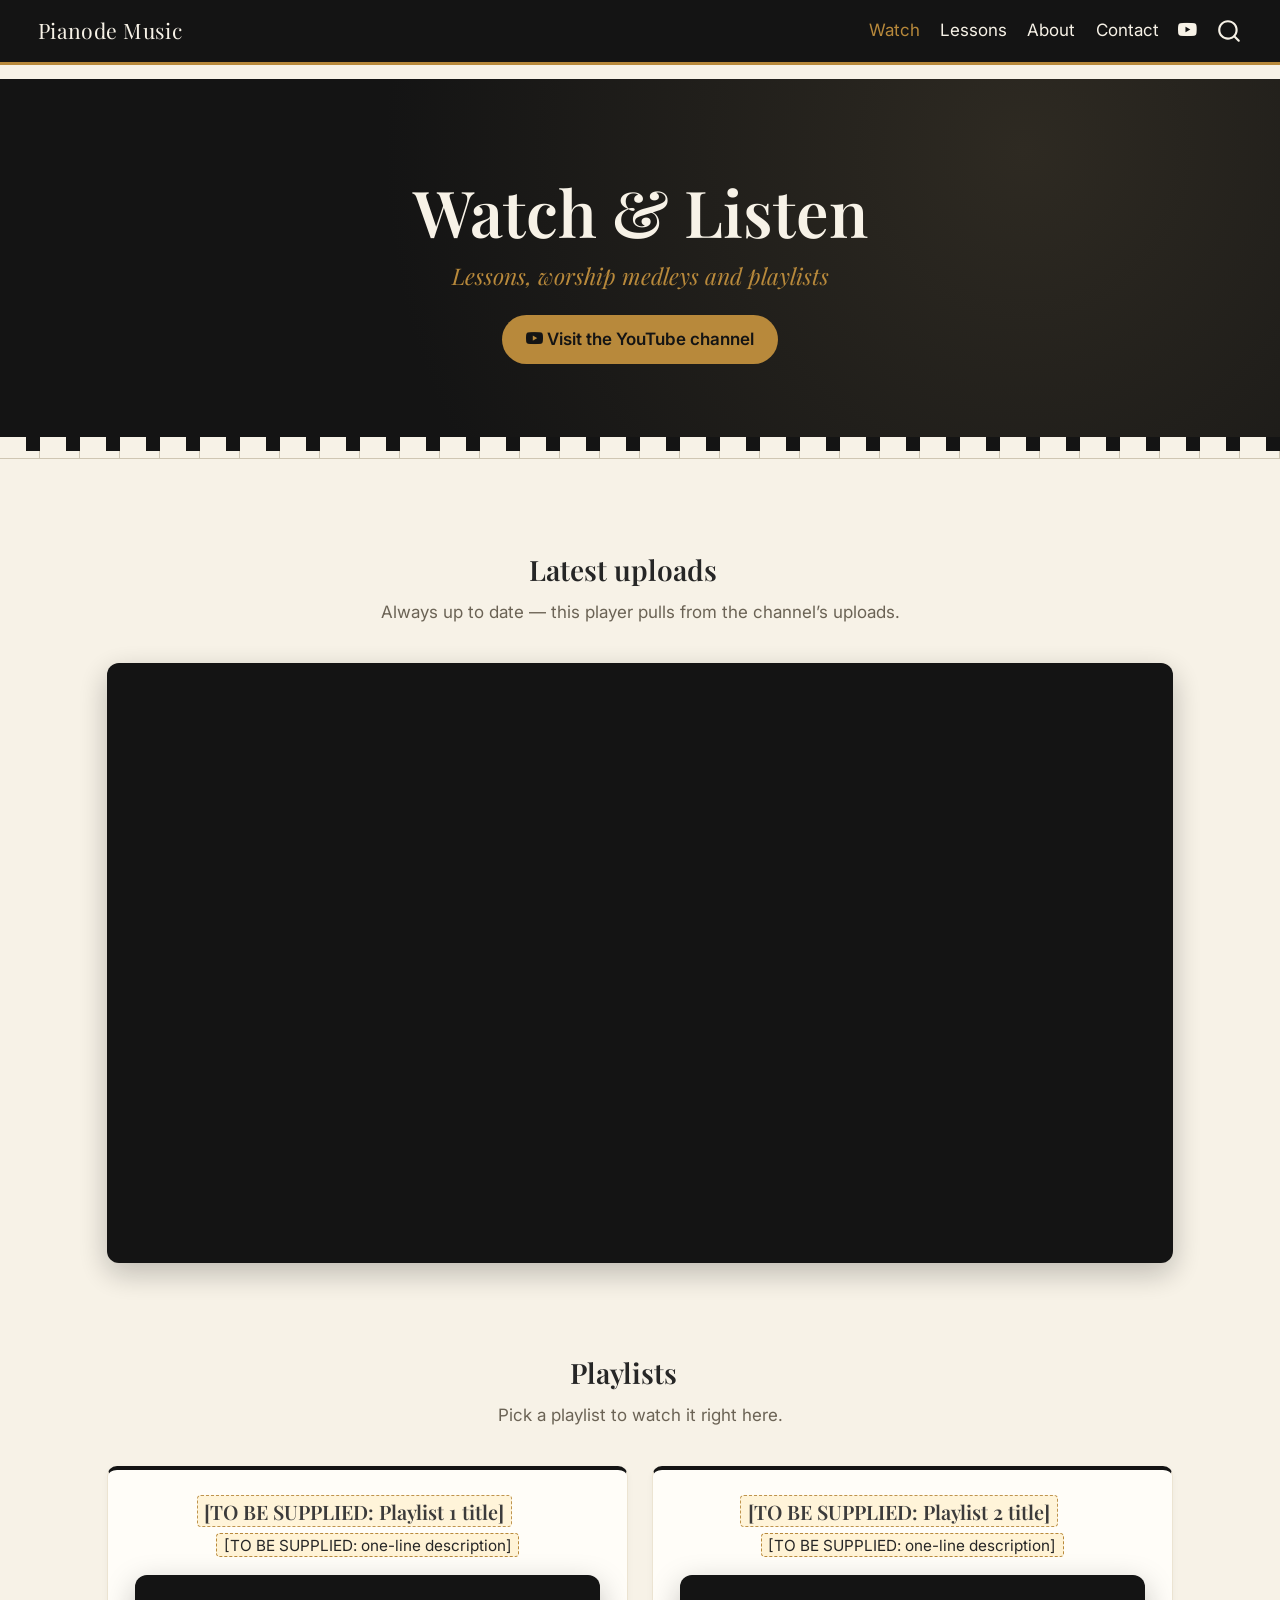
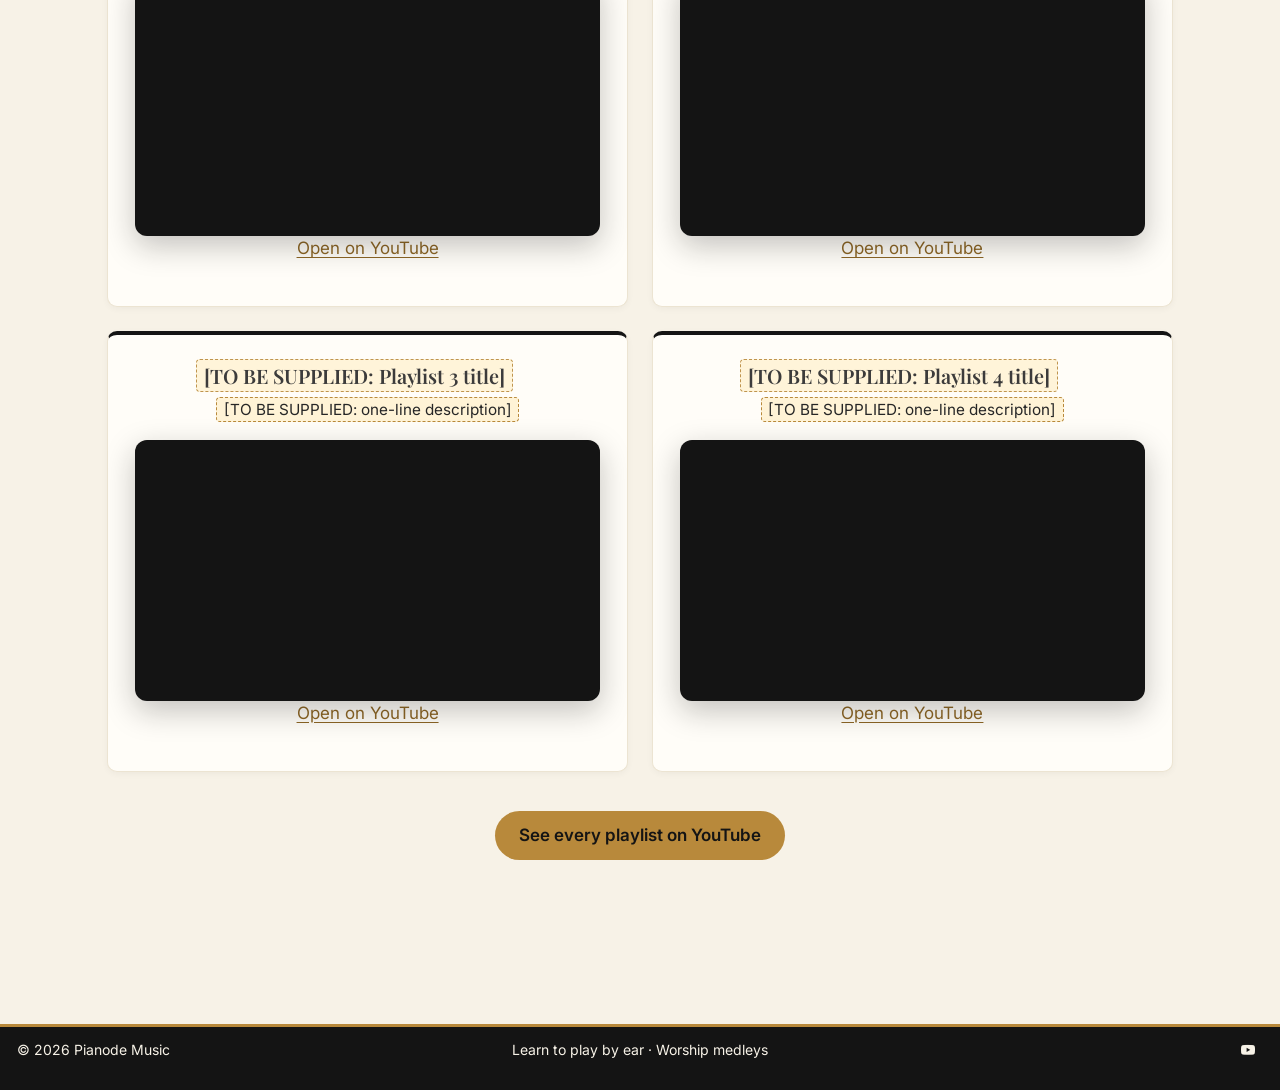
<file: docs/watch.html>
<!DOCTYPE html>
<html xmlns="http://www.w3.org/1999/xhtml" lang="en" xml:lang="en"><head>

<meta charset="utf-8">
<meta name="generator" content="quarto-1.11.9">

<meta name="viewport" content="width=device-width, initial-scale=1.0, user-scalable=yes">


<title>Watch — Pianode Music – Pianode Music</title>
<style>
/* Default styles provided by pandoc.
** See https://pandoc.org/MANUAL.html#variables-for-html for config info.
*/
span.smallcaps{font-variant: small-caps;}
div.columns{display: flex; gap: 1.5em;}
div.column{flex: auto;}
@media screen {
div.columns{gap: min(4vw, 1.5em);}
div.column{overflow-x: auto;}
}
div.hanging-indent{margin-left: 1.5em; text-indent: -1.5em;}
ul.task-list{list-style: none;}
ul.task-list li input[type="checkbox"] {
  width: 0.8em;
  margin: 0 0.8em 0.2em -1em; /* quarto-specific, see https://github.com/quarto-dev/quarto-cli/issues/4556 */ 
  vertical-align: middle;
}
</style>


<script src="site_libs/quarto-nav/quarto-nav.js"></script>
<script src="site_libs/quarto-nav/headroom.min.js"></script>
<script src="site_libs/clipboard/clipboard.min.js"></script>
<script src="site_libs/quarto-search/autocomplete.umd.js"></script>
<script src="site_libs/quarto-search/fuse.min.js"></script>
<script src="site_libs/quarto-search/quarto-search.js"></script>
<meta name="quarto:offset" content="./">
<link href="./images/favicon.svg" rel="icon" type="image/svg+xml">
<script src="site_libs/quarto-html/quarto.js" type="module"></script>
<script src="site_libs/quarto-html/tabsets/tabsets.js" type="module"></script>
<script src="site_libs/quarto-html/scrollable-regions/scrollable-regions.js" type="module"></script>
<script src="site_libs/quarto-html/popper.min.js"></script>
<script src="site_libs/quarto-html/tippy.umd.min.js"></script>
<script src="site_libs/quarto-html/anchor.min.js"></script>
<link href="site_libs/quarto-html/tippy.css" rel="stylesheet">
<link href="site_libs/quarto-html/quarto-syntax-highlighting-63b5708e65d6cd79cd7618c58d0c21e7.css" rel="stylesheet" id="quarto-text-highlighting-styles">
<script src="site_libs/bootstrap/bootstrap.min.js"></script>
<link href="site_libs/bootstrap/bootstrap-icons.css" rel="stylesheet">
<link href="site_libs/bootstrap/bootstrap-e68ced0363b8af20c3101826d222ab66.min.css" rel="stylesheet" append-hash="true" id="quarto-bootstrap" data-mode="light">
<script id="quarto-search-options" type="application/json">{
  "location": "navbar",
  "copy-button": false,
  "collapse-after": 3,
  "panel-placement": "end",
  "type": "overlay",
  "limit": 50,
  "keyboard-shortcut": [
    "f",
    "/",
    "s"
  ],
  "show-item-context": false,
  "language": {
    "search-no-results-text": "No results",
    "search-matching-documents-text": "matching documents",
    "search-copy-link-title": "Copy link to search",
    "search-hide-matches-text": "Hide additional matches",
    "search-more-match-text": "more match in this document",
    "search-more-matches-text": "more matches in this document",
    "search-clear-button-title": "Clear",
    "search-text-placeholder": "",
    "search-detached-cancel-button-title": "Cancel",
    "search-submit-button-title": "Submit",
    "search-label": "Search"
  }
}</script>
<style>html{ scroll-behavior: smooth; }</style>


<meta property="og:title" content="Watch — Pianode Music">
<meta property="og:description" content="Piano by ear, a keen musical ear, and soulful piano worship medleys.">
<meta property="og:site_name" content="Pianode Music">
</head>

<body class="nav-fixed quarto-light"><a id="quarto-skip-link" class="visually-hidden-focusable" href="#quarto-document-content">Skip to main content</a>

<div id="quarto-search-results"></div>
  <header id="quarto-header" class="headroom fixed-top">
    <nav class="navbar navbar-expand-lg " data-bs-theme="dark" aria-label="Site">
      <div class="navbar-container container-fluid">
      <div class="navbar-brand-container mx-auto">
    <a href="./index.html" class="navbar-brand navbar-brand-logo">
    <img src="./images/logo.svg" alt="Pianode Music" class="navbar-logo light-content">
    <img src="./images/logo.svg" alt="Pianode Music" class="navbar-logo dark-content">
    </a>
    <a class="navbar-brand" href="./index.html">
    <span class="navbar-title">Pianode Music</span>
    </a>
  </div>
          <button class="navbar-toggler" type="button" data-bs-toggle="collapse" data-bs-target="#navbarCollapse" aria-controls="navbarCollapse" aria-expanded="false" aria-label="Toggle navigation" onclick="if (window.quartoToggleHeadroom) { window.quartoToggleHeadroom(); }">
  <span class="navbar-toggler-icon"></span>
</button>
          <div class="collapse navbar-collapse" id="navbarCollapse">
            <ul class="navbar-nav navbar-nav-scroll ms-auto">
  <li class="nav-item">
    <a class="nav-link active" href="./watch.html" aria-current="page"> 
<span class="menu-text">Watch</span></a>
  </li>  
  <li class="nav-item">
    <a class="nav-link" href="./lessons.html"> 
<span class="menu-text">Lessons</span></a>
  </li>  
  <li class="nav-item">
    <a class="nav-link" href="./about.html"> 
<span class="menu-text">About</span></a>
  </li>  
  <li class="nav-item">
    <a class="nav-link" href="./contact.html"> 
<span class="menu-text">Contact</span></a>
  </li>  
  <li class="nav-item compact">
    <a class="nav-link" href="https://www.youtube.com/@nimopianode"> <i class="bi bi-youtube" role="img" aria-label="YouTube">
</i> 
<span class="menu-text"></span></a>
  </li>  
</ul>
          </div> <!-- /navcollapse -->
            <div class="quarto-navbar-tools">
</div>
            <div id="quarto-search" class="" title="Search"></div>
      </div> <!-- /container-fluid -->
    </nav>
</header>
<!-- content -->
<div id="quarto-content" class="quarto-container page-columns page-rows-contents page-layout-full page-navbar">
<!-- sidebar -->
<!-- margin-sidebar -->
    
<!-- main -->
<main class="content column-page" id="quarto-document-content" tabindex="-1"><header id="title-block-header" class="quarto-title-block"><h1 class="title display-7">Watch</h1></header>

<header id="title-block-header">


</header>


<section id="watch-listen" class="level1 hero" style="padding:3.5rem 1.5rem 3rem">
<h1>Watch &amp; Listen</h1>
<div class="tagline">
Lessons, worship medleys and playlists
</div>
<p><a class="btn-gold" href="https://www.youtube.com/@nimopianode" target="_blank"><i class="bi bi-youtube"></i> Visit the YouTube channel</a></p>
</section>
<div class="keys full-bleed">

</div>
<section id="latest-uploads" class="level2 section-title pm-section">
<h2 class="section-title anchored" data-anchor-id="latest-uploads">Latest uploads</h2>
<p class="section-sub">
Always up to date — this player pulls from the channel’s uploads.
</p>
<div class="video-wrap">
<iframe src="https://www.youtube.com/embed/videoseries?list=UUnNo5PX8OyuxQ9YpwlBf-yg" title="Pianode Music — latest uploads" allow="accelerometer; autoplay; clipboard-write; encrypted-media; gyroscope; picture-in-picture" allowfullscreen="" loading="lazy">
</iframe>
</div>
</section>
<section id="playlists" class="level2 section-title pm-section" style="padding-top:0">
<h2 class="section-title anchored" data-anchor-id="playlists">Playlists</h2>
<p class="section-sub">
Pick a playlist to watch it right here.
</p>
<!--
  HOW TO ADD A PLAYLIST
  1. Open the playlist on YouTube. The URL looks like:
       https://www.youtube.com/playlist?list=PLxxxxxxxxxxxxxxxx
  2. Copy the part after "list=" (starts with PL).
  3. In a block below, replace PLAYLIST_ID_HERE with it (in BOTH places)
     and replace the title/description.
  4. Copy a whole block to add more playlists.
-->
<div class="card-grid" style="grid-template-columns:repeat(auto-fit,minmax(420px,1fr))">
<section id="to-be-supplied-playlist-1-title" class="level3 pcard">
<h3 class="anchored" data-anchor-id="to-be-supplied-playlist-1-title"><span class="tbs">[TO BE SUPPLIED: Playlist 1 title]</span></h3>
<p><span class="tbs">[TO BE SUPPLIED: one-line description]</span></p>
<div class="video-wrap">
<iframe src="https://www.youtube.com/embed/videoseries?list=PLAYLIST_ID_HERE" title="Playlist 1" allowfullscreen="" loading="lazy">
</iframe>
</div>
<p><a href="https://www.youtube.com/playlist?list=PLAYLIST_ID_HERE">Open on YouTube</a></p>
</section>
<section id="to-be-supplied-playlist-2-title" class="level3 pcard">
<h3 class="anchored" data-anchor-id="to-be-supplied-playlist-2-title"><span class="tbs">[TO BE SUPPLIED: Playlist 2 title]</span></h3>
<p><span class="tbs">[TO BE SUPPLIED: one-line description]</span></p>
<div class="video-wrap">
<iframe src="https://www.youtube.com/embed/videoseries?list=PLAYLIST_ID_HERE" title="Playlist 2" allowfullscreen="" loading="lazy">
</iframe>
</div>
<p><a href="https://www.youtube.com/playlist?list=PLAYLIST_ID_HERE">Open on YouTube</a></p>
</section>
<section id="to-be-supplied-playlist-3-title" class="level3 pcard">
<h3 class="anchored" data-anchor-id="to-be-supplied-playlist-3-title"><span class="tbs">[TO BE SUPPLIED: Playlist 3 title]</span></h3>
<p><span class="tbs">[TO BE SUPPLIED: one-line description]</span></p>
<div class="video-wrap">
<iframe src="https://www.youtube.com/embed/videoseries?list=PLAYLIST_ID_HERE" title="Playlist 3" allowfullscreen="" loading="lazy">
</iframe>
</div>
<p><a href="https://www.youtube.com/playlist?list=PLAYLIST_ID_HERE">Open on YouTube</a></p>
</section>
<section id="to-be-supplied-playlist-4-title" class="level3 pcard">
<h3 class="anchored" data-anchor-id="to-be-supplied-playlist-4-title"><span class="tbs">[TO BE SUPPLIED: Playlist 4 title]</span></h3>
<p><span class="tbs">[TO BE SUPPLIED: one-line description]</span></p>
<div class="video-wrap">
<iframe src="https://www.youtube.com/embed/videoseries?list=PLAYLIST_ID_HERE" title="Playlist 4" allowfullscreen="" loading="lazy">
</iframe>
</div>
<p><a href="https://www.youtube.com/playlist?list=PLAYLIST_ID_HERE">Open on YouTube</a></p>
</section>
</div>
<p style="text-align:center;margin-top:2rem">
<a class="btn-gold" href="https://www.youtube.com/@nimopianode/playlists" target="_blank">See every playlist on YouTube</a>
</p>
</section>



</main> <!-- /main -->
<script id="quarto-html-after-body" type="application/javascript">
  window.document.addEventListener("DOMContentLoaded", function (event) {
    const icon = "";
    const anchorJS = new window.AnchorJS();
    anchorJS.options = {
      placement: 'right',
      icon: icon
    };
    anchorJS.add('.anchored');
    const isCodeAnnotation = (el) => {
      for (const clz of el.classList) {
        if (clz.startsWith('code-annotation-')) {                     
          return true;
        }
      }
      return false;
    }
    const onCopySuccess = function(e) {
      // button target
      const button = e.trigger;
      // don't keep focus
      button.blur();
      // flash "checked"
      button.classList.add('code-copy-button-checked');
      var currentTitle = button.getAttribute("title");
      button.setAttribute("title", "Copied!");
      let tooltip;
      if (window.bootstrap) {
        button.setAttribute("data-bs-toggle", "tooltip");
        button.setAttribute("data-bs-placement", "left");
        button.setAttribute("data-bs-title", "Copied!");
        tooltip = new bootstrap.Tooltip(button, 
          { trigger: "manual", 
            customClass: "code-copy-button-tooltip",
            offset: [0, -8]});
        tooltip.show();    
      }
      setTimeout(function() {
        if (tooltip) {
          tooltip.hide();
          button.removeAttribute("data-bs-title");
          button.removeAttribute("data-bs-toggle");
          button.removeAttribute("data-bs-placement");
        }
        button.setAttribute("title", currentTitle);
        button.classList.remove('code-copy-button-checked');
      }, 1000);
      // clear code selection
      e.clearSelection();
    }
    const getTextToCopy = function(trigger) {
      const outerScaffold = trigger.parentElement.cloneNode(true);
      const codeEl = outerScaffold.querySelector('code');
      for (const childEl of codeEl.children) {
        if (isCodeAnnotation(childEl)) {
          childEl.remove();
        }
      }
      return codeEl.innerText;
    }
    const clipboard = new window.ClipboardJS('.code-copy-button:not([data-in-quarto-modal])', {
      text: getTextToCopy
    });
    clipboard.on('success', onCopySuccess);
    if (window.document.getElementById('quarto-embedded-source-code-modal')) {
      const clipboardModal = new window.ClipboardJS('.code-copy-button[data-in-quarto-modal]', {
        text: getTextToCopy,
        container: window.document.getElementById('quarto-embedded-source-code-modal')
      });
      clipboardModal.on('success', onCopySuccess);
    }
      var localhostRegex = new RegExp(/^(?:http|https):\/\/localhost\:?[0-9]*\//);
      var mailtoRegex = new RegExp(/^mailto:/);
        var filterRegex = new RegExp("https:\/\/pianodemusic\.com");
      var isInternal = (href) => {
          return filterRegex.test(href) || localhostRegex.test(href) || mailtoRegex.test(href);
      }
      // Inspect non-navigation links and adorn them if external
      window.quartoDecorateExternalLinks = function (root) {
     var links = (root || window.document).querySelectorAll('a[href]:not(.nav-link):not(.navbar-brand):not(.toc-action):not(.sidebar-link):not(.sidebar-item-toggle):not(.pagination-link):not(.no-external):not([aria-hidden]):not(.dropdown-item):not(.quarto-navigation-tool):not(.about-link)');
      for (var i=0; i<links.length; i++) {
        const link = links[i];
        if (!isInternal(link.href)) {
          // undo the damage that might have been done by quarto-nav.js in the case of
          // links that we want to consider external
          if (link.dataset.originalHref !== undefined) {
            link.href = link.dataset.originalHref;
          }
          if (!link.classList.contains('no-external-icon')) {
          }
        }
      }
      };
      window.quartoDecorateExternalLinks(window.document);
    // Esc closes the popup (WCAG 1.4.13) and focus leaving both trigger and
    // popup closes it (WCAG 2.4.11); tippy handles neither for interactive popups.
    const hideOnEscAndFocusOut = {
      name: 'hideOnEscAndFocusOut',
      defaultValue: true,
      fn(instance) {
        const dismiss = () => {
          // A show scheduled by the trigger delay would otherwise reopen it
          instance.clearDelayTimeouts();
          instance.hide();
        };
        const onKeyDown = (event) => {
          if (event.key !== 'Escape') {
            return;
          }
          // Keep Esc from also reaching page handlers (e.g. reveal.js overview),
          // except an open reveal.js slide menu, which Esc should close too.
          // The menu handles keys only when its keyboard option is on.
          const menuHandlesEsc = window.Reveal?.getPlugin?.('menu')?.isOpen() &&
            window.Reveal.getConfig().menu?.keyboard !== false;
          if (!menuHandlesEsc) {
            event.stopPropagation();
          }
          if (instance.popper.contains(window.document.activeElement)) {
            // Disabled while refocusing so the focus trigger does not reopen it
            instance.disable();
            instance.reference.focus();
            instance.enable();
          }
          dismiss();
        };
        const onFocusOut = (event) => {
          const target = event.relatedTarget;
          if (target && !instance.reference.contains(target) &&
              !instance.popper.contains(target)) {
            dismiss();
          }
        };
        // On the trigger too: a click trigger (code-annotations: select) has no
        // blur handling. Attached for the instance's lifetime so leaving the
        // trigger also cancels a show still pending on the trigger delay.
        instance.reference.addEventListener('focusout', onFocusOut);
        return {
          onShow() {
            window.document.addEventListener('keydown', onKeyDown, true);
            instance.popper.addEventListener('focusout', onFocusOut);
          },
          onHide() {
            window.document.removeEventListener('keydown', onKeyDown, true);
            instance.popper.removeEventListener('focusout', onFocusOut);
          },
          onDestroy() {
            instance.reference.removeEventListener('focusout', onFocusOut);
          },
        };
      },
    };
    function tippyHover(el, contentFn, onTriggerFn, onUntriggerFn) {
      const config = {
        allowHTML: true,
        maxWidth: 500,
        delay: 100,
        arrow: false,
        appendTo: function(el) {
            return el.parentElement;
        },
        interactive: true,
        interactiveBorder: 10,
        theme: 'quarto',
        placement: 'bottom-start',
        plugins: [hideOnEscAndFocusOut],
      };
      if (contentFn) {
        config.content = contentFn;
      }
      if (onTriggerFn) {
        config.onTrigger = onTriggerFn;
      }
      if (onUntriggerFn) {
        config.onUntrigger = onUntriggerFn;
      }
      window.tippy(el, config); 
    }
    const noterefs = window.document.querySelectorAll('a[role="doc-noteref"]');
    for (var i=0; i<noterefs.length; i++) {
      const ref = noterefs[i];
      tippyHover(ref, function() {
        // use id or data attribute instead here
        let href = ref.getAttribute('data-footnote-href') || ref.getAttribute('href');
        try { href = new URL(href).hash; } catch {}
        const id = href.replace(/^#\/?/, "");
        const note = window.document.getElementById(id);
        if (note) {
          return note.innerHTML;
        } else {
          return "";
        }
      });
    }
    const xrefs = window.document.querySelectorAll('a.quarto-xref');
    const processXRef = (id, note) => {
      // Strip column container classes
      const stripColumnClz = (el) => {
        el.classList.remove("page-full", "page-columns");
        if (el.children) {
          for (const child of el.children) {
            stripColumnClz(child);
          }
        }
      }
      stripColumnClz(note)
      if (id === null || id.startsWith('sec-')) {
        // Special case sections, only their first couple elements
        const container = document.createElement("div");
        if (note.children && note.children.length > 2) {
          container.appendChild(note.children[0].cloneNode(true));
          for (let i = 1; i < note.children.length; i++) {
            const child = note.children[i];
            if (child.tagName === "P" && child.innerText === "") {
              continue;
            } else {
              container.appendChild(child.cloneNode(true));
              break;
            }
          }
          if (window.Quarto?.typesetMath) {
            window.Quarto.typesetMath(container);
          }
          return container.innerHTML
        } else {
          if (window.Quarto?.typesetMath) {
            window.Quarto.typesetMath(note);
          }
          return note.innerHTML;
        }
      } else {
        // Remove any anchor links if they are present
        const anchorLink = note.querySelector('a.anchorjs-link');
        if (anchorLink) {
          anchorLink.remove();
        }
        if (window.Quarto?.typesetMath) {
          window.Quarto.typesetMath(note);
        }
        if (note.classList.contains("callout")) {
          return note.outerHTML;
        } else {
          return note.innerHTML;
        }
      }
    }
    for (var i=0; i<xrefs.length; i++) {
      const xref = xrefs[i];
      tippyHover(xref, undefined, function(instance) {
        instance.disable();
        let url = xref.getAttribute('href');
        let hash = undefined; 
        if (url.startsWith('#')) {
          hash = url;
        } else {
          try { hash = new URL(url).hash; } catch {}
        }
        if (hash) {
          const id = hash.replace(/^#\/?/, "");
          const note = window.document.getElementById(id);
          if (note !== null) {
            try {
              const html = processXRef(id, note.cloneNode(true));
              instance.setContent(html);
            } finally {
              instance.enable();
              instance.show();
            }
          } else {
            // See if we can fetch this
            fetch(url.split('#')[0])
            .then(res => res.text())
            .then(html => {
              const parser = new DOMParser();
              const htmlDoc = parser.parseFromString(html, "text/html");
              const note = htmlDoc.getElementById(id);
              if (note !== null) {
                const html = processXRef(id, note);
                instance.setContent(html);
              } 
            }).finally(() => {
              instance.enable();
              instance.show();
            });
          }
        } else {
          // See if we can fetch a full url (with no hash to target)
          // This is a special case and we should probably do some content thinning / targeting
          fetch(url)
          .then(res => res.text())
          .then(html => {
            const parser = new DOMParser();
            const htmlDoc = parser.parseFromString(html, "text/html");
            const note = htmlDoc.querySelector('main.content');
            if (note !== null) {
              // This should only happen for chapter cross references
              // (since there is no id in the URL)
              // remove the first header
              if (note.children.length > 0 && note.children[0].tagName === "HEADER") {
                note.children[0].remove();
              }
              const html = processXRef(null, note);
              instance.setContent(html);
            } 
          }).finally(() => {
            instance.enable();
            instance.show();
          });
        }
      }, function(instance) {
      });
    }
        let selectedAnnoteEl;
        const selectorForAnnotation = ( cell, annotation) => {
          let cellAttr = 'data-code-cell="' + cell + '"';
          let lineAttr = 'data-code-annotation="' +  annotation + '"';
          const selector = 'span[' + cellAttr + '][' + lineAttr + ']';
          return selector;
        }
        const selectCodeLines = (annoteEl) => {
          const doc = window.document;
          const targetCell = annoteEl.getAttribute("data-target-cell");
          const targetAnnotation = annoteEl.getAttribute("data-target-annotation");
          const annoteSpan = window.document.querySelector(selectorForAnnotation(targetCell, targetAnnotation));
          const lines = annoteSpan.getAttribute("data-code-lines").split(",");
          const lineIds = lines.map((line) => {
            return targetCell + "-" + line;
          })
          // Each band is positioned against its own containing block, which is
          // not the offsetParent of the lines, so place it from client rects.
          const placeBand = (band, firstEl, lastEl, codeBlock) => {
            const container = band.offsetParent;
            if (container === null) {
              return;
            }
            const containerRect = container.getBoundingClientRect();
            // Reveal.js scales slides with a transform, so convert client
            // pixels back to the CSS pixels of the container.
            const scale = containerRect.height / container.offsetHeight || 1;
            const firstRect = firstEl.getBoundingClientRect();
            const lastRect = lastEl.getBoundingClientRect();
            const top = (firstRect.top - containerRect.top) / scale - container.clientTop + container.scrollTop;
            const height = (lastRect.bottom - firstRect.top) / scale;
            band.style.top = top - 2 + "px";
            band.style.height = height + 4 + "px";
            if (codeBlock) {
              // Without the copy button wrapper, the containing block is wider
              // than the code block, so span the code block explicitly.
              const blockRect = codeBlock.getBoundingClientRect();
              band.style.left = (blockRect.left - containerRect.left) / scale - container.clientLeft + container.scrollLeft + "px";
              band.style.width = blockRect.width / scale + "px";
            }
          };
          if (lineIds.length > 0) {
            const el = window.document.getElementById(lineIds[0]);
            const lastEl = window.document.getElementById(lineIds[lineIds.length - 1]);
            const parent = el.parentElement.parentElement;
            // cook up a div (if necessary) and position it
            let div = window.document.getElementById("code-annotation-line-highlight");
            if (div === null) {
              div = window.document.createElement("div");
              div.setAttribute("id", "code-annotation-line-highlight");
              div.style.position = 'absolute';
              parent.appendChild(div);
            }
            placeBand(div, el, lastEl, parent.closest("div.sourceCode") || parent);
            let gutterDiv = window.document.getElementById("code-annotation-line-highlight-gutter");
            if (gutterDiv === null) {
              gutterDiv = window.document.createElement("div");
              gutterDiv.setAttribute("id", "code-annotation-line-highlight-gutter");
              gutterDiv.style.position = 'absolute';
              const codeCell = window.document.getElementById(targetCell);
              const gutter = codeCell.querySelector('.code-annotation-gutter');
              gutter.appendChild(gutterDiv);
            }
            placeBand(gutterDiv, el, lastEl);
            selectedAnnoteEl = annoteEl;
          }
        };
        const unselectCodeLines = () => {
          const elementsIds = ["code-annotation-line-highlight", "code-annotation-line-highlight-gutter"];
          elementsIds.forEach((elId) => {
            const div = window.document.getElementById(elId);
            if (div) {
              div.remove();
            }
          });
          selectedAnnoteEl = undefined;
        };
          // Handle positioning of the toggle
      window.addEventListener(
        "resize",
        throttle(() => {
          elRect = undefined;
          if (selectedAnnoteEl) {
            selectCodeLines(selectedAnnoteEl);
          }
        }, 10)
      );
      function throttle(fn, ms) {
      let throttle = false;
      let timer;
        return (...args) => {
          if(!throttle) { // first call gets through
              fn.apply(this, args);
              throttle = true;
          } else { // all the others get throttled
              if(timer) clearTimeout(timer); // cancel #2
              timer = setTimeout(() => {
                fn.apply(this, args);
                timer = throttle = false;
              }, ms);
          }
        };
      }
        // Attach click handler to the DT
        const annoteDls = window.document.querySelectorAll('dt[data-target-cell]');
        for (const annoteDlNode of annoteDls) {
          annoteDlNode.addEventListener('click', (event) => {
            const clickedEl = event.target;
            if (clickedEl !== selectedAnnoteEl) {
              unselectCodeLines();
              const activeEl = window.document.querySelector('dt[data-target-cell].code-annotation-active');
              if (activeEl) {
                activeEl.classList.remove('code-annotation-active');
              }
              selectCodeLines(clickedEl);
              clickedEl.classList.add('code-annotation-active');
            } else {
              // Unselect the line
              unselectCodeLines();
              clickedEl.classList.remove('code-annotation-active');
            }
          });
        }
    const findCites = (el) => {
      const parentEl = el.parentElement;
      if (parentEl) {
        const cites = parentEl.dataset.cites;
        if (cites) {
          return {
            el,
            cites: cites.split(' ')
          };
        } else {
          return findCites(el.parentElement)
        }
      } else {
        return undefined;
      }
    };
    var bibliorefs = window.document.querySelectorAll('a[role="doc-biblioref"]');
    for (var i=0; i<bibliorefs.length; i++) {
      const ref = bibliorefs[i];
      const citeInfo = findCites(ref);
      if (citeInfo) {
        tippyHover(citeInfo.el, function() {
          var popup = window.document.createElement('div');
          citeInfo.cites.forEach(function(cite) {
            var citeDiv = window.document.createElement('div');
            citeDiv.classList.add('hanging-indent');
            citeDiv.classList.add('csl-entry');
            var biblioDiv = window.document.getElementById('ref-' + cite);
            if (biblioDiv) {
              citeDiv.innerHTML = biblioDiv.innerHTML;
            }
            popup.appendChild(citeDiv);
          });
          return popup.innerHTML;
        });
      }
    }
  });
  </script>
  <script type="application/javascript">
  window.quartoScrollableRegionsLabels = {"code":"Scrollable code","output":"Scrollable output"};
  </script>
</div> <!-- /content -->
<footer class="footer">
  <div class="nav-footer">
    <div class="nav-footer-left">
<p>© 2026 Pianode Music</p>
</div>   
    <div class="nav-footer-center">
<p>Learn to play by ear · Worship medleys</p>
</div>
    <div class="nav-footer-right">
      <ul class="footer-items list-unstyled">
    <li class="nav-item compact">
    <a class="nav-link" href="https://www.youtube.com/@nimopianode">
      <i class="bi bi-youtube" role="img" aria-label="YouTube">
</i> 
    </a>
  </li>  
</ul>
    </div>
  </div>
</footer>




<script src="site_libs/quarto-html/zenscroll-min.js"></script>
</body></html>
</file>
<file: docs/site_libs/quarto-html/tippy.css>
.tippy-box[data-animation=fade][data-state=hidden]{opacity:0}[data-tippy-root]{max-width:calc(100vw - 10px)}.tippy-box{position:relative;background-color:#333;color:#fff;border-radius:4px;font-size:14px;line-height:1.4;white-space:normal;outline:0;transition-property:transform,visibility,opacity}.tippy-box[data-placement^=top]>.tippy-arrow{bottom:0}.tippy-box[data-placement^=top]>.tippy-arrow:before{bottom:-7px;left:0;border-width:8px 8px 0;border-top-color:initial;transform-origin:center top}.tippy-box[data-placement^=bottom]>.tippy-arrow{top:0}.tippy-box[data-placement^=bottom]>.tippy-arrow:before{top:-7px;left:0;border-width:0 8px 8px;border-bottom-color:initial;transform-origin:center bottom}.tippy-box[data-placement^=left]>.tippy-arrow{right:0}.tippy-box[data-placement^=left]>.tippy-arrow:before{border-width:8px 0 8px 8px;border-left-color:initial;right:-7px;transform-origin:center left}.tippy-box[data-placement^=right]>.tippy-arrow{left:0}.tippy-box[data-placement^=right]>.tippy-arrow:before{left:-7px;border-width:8px 8px 8px 0;border-right-color:initial;transform-origin:center right}.tippy-box[data-inertia][data-state=visible]{transition-timing-function:cubic-bezier(.54,1.5,.38,1.11)}.tippy-arrow{width:16px;height:16px;color:#333}.tippy-arrow:before{content:"";position:absolute;border-color:transparent;border-style:solid}.tippy-content{position:relative;padding:5px 9px;z-index:1}
</file>
<file: docs/site_libs/quarto-html/quarto-syntax-highlighting-63b5708e65d6cd79cd7618c58d0c21e7.css>
/* quarto syntax highlight colors */
:root {
  --quarto-hl-ot-color: #003B4F;
  --quarto-hl-at-color: #657422;
  --quarto-hl-ss-color: #20794D;
  --quarto-hl-an-color: #5E5E5E;
  --quarto-hl-fu-color: #4758AB;
  --quarto-hl-st-color: #20794D;
  --quarto-hl-cf-color: #003B4F;
  --quarto-hl-op-color: #5E5E5E;
  --quarto-hl-er-color: #AD0000;
  --quarto-hl-bn-color: #AD0000;
  --quarto-hl-al-color: #AD0000;
  --quarto-hl-va-color: #111111;
  --quarto-hl-bu-color: inherit;
  --quarto-hl-ex-color: inherit;
  --quarto-hl-pp-color: #AD0000;
  --quarto-hl-in-color: #5E5E5E;
  --quarto-hl-vs-color: #20794D;
  --quarto-hl-wa-color: #5E5E5E;
  --quarto-hl-do-color: #5E5E5E;
  --quarto-hl-im-color: #00769E;
  --quarto-hl-ch-color: #20794D;
  --quarto-hl-dt-color: #AD0000;
  --quarto-hl-fl-color: #AD0000;
  --quarto-hl-co-color: #5E5E5E;
  --quarto-hl-cv-color: #5E5E5E;
  --quarto-hl-cn-color: #8f5902;
  --quarto-hl-sc-color: #5E5E5E;
  --quarto-hl-dv-color: #AD0000;
  --quarto-hl-kw-color: #003B4F;
}

/* other quarto variables */
:root {
  --quarto-font-monospace: SFMono-Regular, Menlo, Monaco, Consolas, "Liberation Mono", "Courier New", monospace;
}

/* syntax highlight based on Pandoc's rules */
pre > code.sourceCode > span {
  color: #003B4F;
}

code.sourceCode > span {
  color: #003B4F;
}

div.sourceCode,
div.sourceCode pre.sourceCode {
  color: #003B4F;
}

/* Normal */
code span {
  color: #003B4F;
}

/* Alert */
code span.al {
  color: #AD0000;
  font-style: inherit;
}

/* Annotation */
code span.an {
  color: #5E5E5E;
  font-style: inherit;
}

/* Attribute */
code span.at {
  color: #657422;
  font-style: inherit;
}

/* BaseN */
code span.bn {
  color: #AD0000;
  font-style: inherit;
}

/* BuiltIn */
code span.bu {
  font-style: inherit;
}

/* ControlFlow */
code span.cf {
  color: #003B4F;
  font-weight: bold;
  font-style: inherit;
}

/* Char */
code span.ch {
  color: #20794D;
  font-style: inherit;
}

/* Constant */
code span.cn {
  color: #8f5902;
  font-style: inherit;
}

/* Comment */
code span.co {
  color: #5E5E5E;
  font-style: inherit;
}

/* CommentVar */
code span.cv {
  color: #5E5E5E;
  font-style: italic;
}

/* Documentation */
code span.do {
  color: #5E5E5E;
  font-style: italic;
}

/* DataType */
code span.dt {
  color: #AD0000;
  font-style: inherit;
}

/* DecVal */
code span.dv {
  color: #AD0000;
  font-style: inherit;
}

/* Error */
code span.er {
  color: #AD0000;
  font-style: inherit;
}

/* Extension */
code span.ex {
  font-style: inherit;
}

/* Float */
code span.fl {
  color: #AD0000;
  font-style: inherit;
}

/* Function */
code span.fu {
  color: #4758AB;
  font-style: inherit;
}

/* Import */
code span.im {
  color: #00769E;
  font-style: inherit;
}

/* Information */
code span.in {
  color: #5E5E5E;
  font-style: inherit;
}

/* Keyword */
code span.kw {
  color: #003B4F;
  font-weight: bold;
  font-style: inherit;
}

/* Operator */
code span.op {
  color: #5E5E5E;
  font-style: inherit;
}

/* Other */
code span.ot {
  color: #003B4F;
  font-style: inherit;
}

/* Preprocessor */
code span.pp {
  color: #AD0000;
  font-style: inherit;
}

/* SpecialChar */
code span.sc {
  color: #5E5E5E;
  font-style: inherit;
}

/* SpecialString */
code span.ss {
  color: #20794D;
  font-style: inherit;
}

/* String */
code span.st {
  color: #20794D;
  font-style: inherit;
}

/* Variable */
code span.va {
  color: #111111;
  font-style: inherit;
}

/* VerbatimString */
code span.vs {
  color: #20794D;
  font-style: inherit;
}

/* Warning */
code span.wa {
  color: #5E5E5E;
  font-style: italic;
}

.prevent-inlining {
  content: "</";
}

/*# sourceMappingURL=054cc16b9e9817627be6994582d2ffb5.css.map */
</file>
